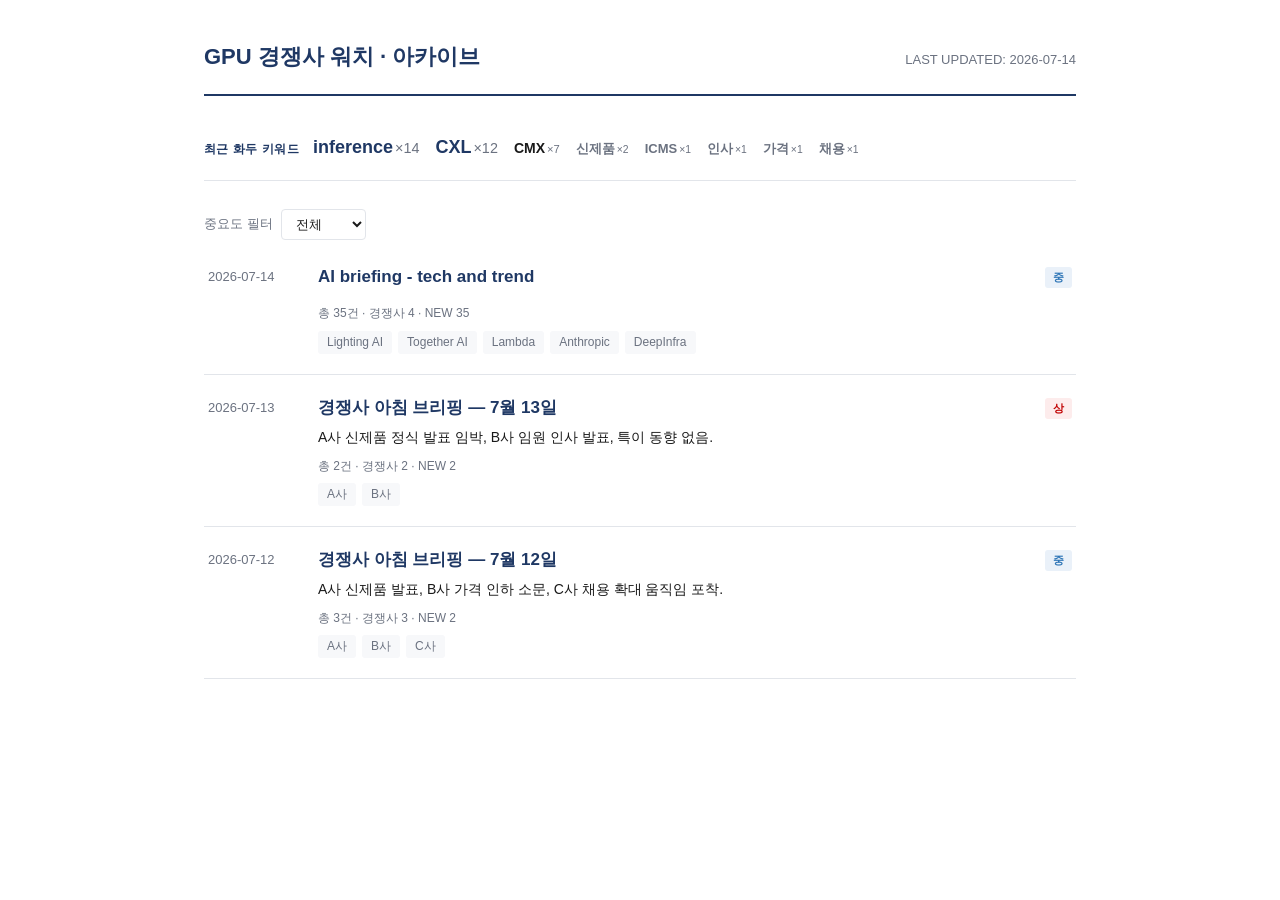
<file: docs/index.html>
<!DOCTYPE html>
<html lang="ko">
<head>
<meta charset="UTF-8" />
<meta name="viewport" content="width=device-width, initial-scale=1.0" />
<title>GPU 경쟁사 워치 · 아카이브</title>
<style>/* ============================================================
   경쟁사 아침 브리핑 — 아카이브 / 대시보드
   에디토리얼 스타일: 네이비·블루 + 레드 포인트, 얇은 구분선, 여백 위계
   ============================================================ */

:root {
  --navy: #1F3864;
  --blue: #2E75B6;
  --red: #C00000;
  --text: #1a1a1a;
  --muted: #6b7280;
  --border: #e2e5ea;
  --bg: #ffffff;
  --bg-subtle: #f7f8fa;
  --high-bg: #fdecec;
  --high-text: #c00000;
  --medium-bg: #eaf1f9;
  --medium-text: #2e75b6;
  --low-bg: #f1f2f4;
  --low-text: #6b7280;
  --sans: "Pretendard", -apple-system, "Apple SD Gothic Neo", "Malgun Gothic", "Segoe UI", sans-serif;
}

* { box-sizing: border-box; }

body {
  margin: 0;
  font-family: var(--sans);
  background: var(--bg);
  color: var(--text);
  line-height: 1.55;
}

.page {
  max-width: 920px;
  margin: 0 auto;
  padding: 40px 24px 80px;
}

a { color: var(--blue); }

/* ---------- 헤더 ---------- */

header.site-header {
  display: flex;
  justify-content: space-between;
  align-items: baseline;
  flex-wrap: wrap;
  gap: 8px;
  margin-bottom: 24px;
  padding-bottom: 20px;
  border-bottom: 2px solid var(--navy);
}

header.site-header h1 {
  font-size: 22px;
  font-weight: 800;
  margin: 0;
  color: var(--navy);
}

header.site-header p {
  margin: 0;
  color: var(--muted);
  font-size: 13px;
}

.back-link {
  display: inline-block;
  margin-bottom: 20px;
  color: var(--blue);
  text-decoration: none;
  font-size: 13px;
  font-weight: 600;
}
.back-link:hover { text-decoration: underline; }

/* ---------- 키워드 티커 ---------- */

.ticker-panel {
  display: flex;
  align-items: baseline;
  gap: 14px;
  flex-wrap: wrap;
  padding: 14px 0 18px;
  margin-bottom: 28px;
  border-bottom: 1px solid var(--border);
}

.ticker-label {
  font-size: 12px;
  font-weight: 700;
  color: var(--navy);
  flex-shrink: 0;
  text-transform: uppercase;
  letter-spacing: 0.04em;
}

.ticker-chips {
  display: flex;
  align-items: baseline;
  gap: 16px;
  flex-wrap: wrap;
}

.ticker-chip { white-space: nowrap; }
.ticker-chip .tk-word { font-weight: 700; }
.ticker-chip .tk-count { color: var(--muted); font-size: 0.8em; margin-left: 2px; }

.ticker-chip.tk-1 { font-size: 13px; color: var(--muted); }
.ticker-chip.tk-2 { font-size: 14px; color: var(--text); }
.ticker-chip.tk-3 { font-size: 16px; color: var(--blue); }
.ticker-chip.tk-4 { font-size: 18px; color: var(--navy); }

/* ---------- 툴바 ---------- */

.toolbar {
  display: flex;
  gap: 8px;
  align-items: center;
  margin-bottom: 20px;
  flex-wrap: wrap;
}

.toolbar label { font-size: 13px; color: var(--muted); }

.toolbar select {
  font-size: 13px;
  padding: 6px 10px;
  border-radius: 4px;
  border: 1px solid var(--border);
  background: var(--bg);
  color: var(--text);
}

/* ---------- 아카이브 목록 ---------- */

.watch-list { display: flex; flex-direction: column; }

.watch-row {
  display: grid;
  grid-template-columns: 92px 1fr auto;
  gap: 18px;
  align-items: start;
  padding: 20px 4px;
  border-bottom: 1px solid var(--border);
  text-decoration: none;
  color: var(--text);
  transition: background 0.1s;
}
.watch-list a.watch-row:first-child { padding-top: 4px; }
.watch-row:hover, .watch-row:focus-visible { background: var(--bg-subtle); outline: none; }

.watch-date { font-size: 13px; color: var(--muted); padding-top: 3px; }

.watch-main .card-title {
  font-size: 17px;
  font-weight: 700;
  margin: 0 0 6px;
  color: var(--navy);
}

.watch-main .card-summary {
  font-size: 14px;
  color: var(--text);
  margin: 0 0 8px;
  display: -webkit-box;
  -webkit-line-clamp: 1;
  -webkit-box-orient: vertical;
  overflow: hidden;
}

.card-metrics {
  font-size: 12px;
  color: var(--muted);
  margin: 0 0 8px;
  font-variant-numeric: tabular-nums;
}

.card-tags { display: flex; gap: 6px; flex-wrap: wrap; }

.tag {
  font-size: 12px;
  background: var(--bg-subtle);
  color: var(--muted);
  padding: 2px 9px;
  border-radius: 3px;
}

.watch-side { display: flex; flex-direction: column; align-items: flex-end; gap: 4px; padding-top: 3px; }

/* ---------- 뱃지 (중요도) ---------- */

.badge {
  display: inline-flex;
  align-items: center;
  gap: 4px;
  font-size: 11px;
  font-weight: 700;
  padding: 2px 8px;
  border-radius: 3px;
}

.badge-high { background: var(--high-bg); color: var(--high-text); }
.badge-medium { background: var(--medium-bg); color: var(--medium-text); }
.badge-low { background: var(--low-bg); color: var(--low-text); }

.empty-state {
  text-align: left;
  color: var(--muted);
  padding: 40px 0;
  font-size: 13px;
}

/* ---------- 브리핑 상세 헤더 ---------- */

.detail-header {
  padding-bottom: 24px;
  margin-bottom: 28px;
  border-bottom: 1px solid var(--border);
}

.detail-header .card-date {
  font-size: 13px;
  color: var(--muted);
  margin-bottom: 10px;
  display: flex;
  gap: 8px;
  align-items: center;
}
.detail-header h2 { margin: 0 0 12px; font-size: 24px; font-weight: 800; color: var(--navy); }
.detail-header .card-summary { font-size: 15px; color: var(--text); margin: 0; }

/* ---------- 대시보드 구역 ---------- */

.dashboard-section {
  padding-top: 32px;
  margin-bottom: 8px;
  border-top: 1px solid var(--border);
}
.dashboard-section:first-of-type { padding-top: 0; border-top: none; }

.section-title {
  font-size: 17px;
  font-weight: 800;
  margin: 0 0 18px;
  padding-left: 12px;
  border-left: 3px solid var(--blue);
  color: var(--navy);
}

.subsection-title {
  font-size: 12px;
  font-weight: 700;
  color: var(--muted);
  text-transform: uppercase;
  letter-spacing: 0.04em;
  margin: 0 0 12px;
}

/* ---------- 통계 타일 ---------- */

.stat-tiles {
  display: flex;
  gap: 0;
  flex-wrap: wrap;
  margin-bottom: 24px;
  border: 1px solid var(--border);
  border-radius: 4px;
  overflow: hidden;
}

.stat-tile {
  flex: 1;
  min-width: 110px;
  padding: 16px 18px;
  border-right: 1px solid var(--border);
}
.stat-tile:last-child { border-right: none; }

.stat-tile .stat-value {
  font-size: 28px;
  font-weight: 800;
  line-height: 1.2;
  color: var(--navy);
  font-variant-numeric: tabular-nums;
}

.stat-tile.stat-tile-alert .stat-value { color: var(--red); }
.stat-tile.stat-tile-positive .stat-value { color: var(--blue); }

.stat-tile .stat-label {
  font-size: 12px;
  color: var(--muted);
  margin-top: 4px;
}

/* ---------- 막대 그래프 ---------- */

.bar-list { display: flex; flex-direction: column; gap: 10px; }

.bar-row {
  display: grid;
  grid-template-columns: 100px 1fr 32px;
  align-items: center;
  gap: 10px;
  font-size: 13px;
}

.bar-label {
  color: var(--text);
  overflow: hidden;
  text-overflow: ellipsis;
  white-space: nowrap;
}

.bar-track {
  background: var(--bg-subtle);
  border-radius: 3px;
  height: 8px;
  overflow: hidden;
}

.bar-fill { height: 100%; background: var(--navy); }
.bar-fill-high { background: var(--red); }
.bar-fill-medium { background: var(--blue); }
.bar-fill-low { background: var(--low-text); }

.bar-value {
  text-align: right;
  color: var(--muted);
  font-variant-numeric: tabular-nums;
}

.dashboard-grid {
  display: grid;
  grid-template-columns: repeat(auto-fit, minmax(260px, 1fr));
  gap: 28px;
  margin-bottom: 4px;
}

.dashboard-card { padding: 0; }

/* ---------- 경쟁사 워치리스트 테이블 ---------- */

.watchlist-table {
  width: 100%;
  border-collapse: collapse;
  font-size: 14px;
  margin-bottom: 4px;
}

.watchlist-table th {
  text-align: left;
  font-size: 11px;
  font-weight: 700;
  color: var(--muted);
  text-transform: uppercase;
  letter-spacing: 0.03em;
  padding: 0 10px 10px;
  border-bottom: 1px solid var(--navy);
}

.watchlist-table td {
  padding: 14px 10px;
  border-bottom: 1px solid var(--border);
  vertical-align: middle;
}

.watchlist-table tr:last-child td { border-bottom: none; }
.watchlist-table tbody tr:hover { background: var(--bg-subtle); }

.wl-name { font-weight: 700; color: var(--navy); }
.wl-count { color: var(--text); font-variant-numeric: tabular-nums; }
.wl-headline { color: var(--text); font-size: 13.5px; }
.wl-headline a { color: var(--text); text-decoration: none; font-weight: 600; }
.wl-headline a:hover { color: var(--blue); }
.wl-headline .wl-date { color: var(--muted); font-size: 12px; margin-left: 6px; }
.wl-empty { color: var(--muted); font-size: 13px; font-style: italic; }

.wl-dist { display: flex; gap: 6px; font-size: 11px; }
.wl-dist span { padding: 1px 6px; border-radius: 3px; }
.wl-dist .d-high { background: var(--high-bg); color: var(--high-text); }
.wl-dist .d-medium { background: var(--medium-bg); color: var(--medium-text); }
.wl-dist .d-low { background: var(--low-bg); color: var(--low-text); }

/* ---------- 핵심 헤드라인 피드 ---------- */

.highlight-list { display: flex; flex-direction: column; }

.highlight-item {
  padding: 16px 0 16px 14px;
  border-bottom: 1px solid var(--border);
  border-left: 2px solid var(--red);
}
.highlight-item:last-child { border-bottom: none; }

.highlight-item .highlight-headline {
  font-weight: 700;
  font-size: 16px;
  margin: 0 0 6px;
  color: var(--navy);
}
.highlight-item .highlight-headline a { color: var(--navy); text-decoration: none; }
.highlight-item .highlight-headline a:hover { color: var(--blue); }

.highlight-item .highlight-byline {
  font-size: 12.5px;
  color: var(--muted);
  margin: 0 0 6px;
}

.highlight-item .highlight-note {
  font-size: 14px;
  color: var(--text);
  margin: 0;
}

/* ---------- 경쟁사별 상세 (드릴다운) ---------- */

.competitor-columns {
  display: grid;
  grid-template-columns: repeat(auto-fit, minmax(260px, 1fr));
  gap: 32px;
  align-items: start;
}

.competitor-column-header {
  font-size: 14px;
  font-weight: 700;
  margin-bottom: 4px;
  padding-bottom: 10px;
  border-bottom: 1px solid var(--navy);
  color: var(--navy);
}

.competitor-count { font-size: 12px; font-weight: 400; color: var(--muted); }

.item-card {
  padding: 14px 0;
  border-bottom: 1px solid var(--border);
}
.competitor-column .item-card:last-child { border-bottom: none; }

.item-headline {
  font-size: 15px;
  font-weight: 700;
  margin: 0 0 4px;
  color: var(--navy);
}
.item-headline a { color: var(--navy); text-decoration: none; }
.item-headline a:hover { color: var(--blue); }

.item-byline {
  font-size: 12.5px;
  color: var(--muted);
  margin: 0 0 6px;
}

.item-note { font-size: 13.5px; color: var(--text); margin: 0; }

.new-badge {
  font-size: 10.5px;
  background: var(--medium-bg);
  color: var(--blue);
  padding: 2px 6px;
  border-radius: 3px;
  font-weight: 700;
}
</style>
</head>
<body>
<div class="page">

    <header class="site-header">
      <h1>GPU 경쟁사 워치 · 아카이브</h1>
      <p>LAST UPDATED: 2026-07-14</p>
    </header>

    
    <div class="ticker-panel">
      <span class="ticker-label">최근 화두 키워드</span>
      <div class="ticker-chips">
    <span class="ticker-chip tk-4"><span class="tk-word">inference</span><span class="tk-count">×14</span></span>
  
    <span class="ticker-chip tk-4"><span class="tk-word">CXL</span><span class="tk-count">×12</span></span>
  
    <span class="ticker-chip tk-2"><span class="tk-word">CMX</span><span class="tk-count">×7</span></span>
  
    <span class="ticker-chip tk-1"><span class="tk-word">신제품</span><span class="tk-count">×2</span></span>
  
    <span class="ticker-chip tk-1"><span class="tk-word">ICMS</span><span class="tk-count">×1</span></span>
  
    <span class="ticker-chip tk-1"><span class="tk-word">인사</span><span class="tk-count">×1</span></span>
  
    <span class="ticker-chip tk-1"><span class="tk-word">가격</span><span class="tk-count">×1</span></span>
  
    <span class="ticker-chip tk-1"><span class="tk-word">채용</span><span class="tk-count">×1</span></span>
  </div>
    </div>
  

    <div class="toolbar">
      <label for="importance-filter">중요도 필터</label>
      <select id="importance-filter">
        <option value="0">전체</option>
        <option value="2">중 이상</option>
        <option value="3">상만</option>
      </select>
    </div>

    <div id="watch-list" class="watch-list">
    <a class="watch-row" href="briefings/2026-07-14.html" data-rank="2">
      <div class="watch-date">2026-07-14</div>
      <div class="watch-main">
        <div class="card-title">AI briefing - tech and trend</div>
        <div class="card-summary"></div>
        <div class="card-metrics">총 35건 · 경쟁사 4 · NEW 35</div>
        <div class="card-tags">
          <span class="tag">Lighting AI</span><span class="tag">Together AI</span><span class="tag">Lambda</span><span class="tag">Anthropic</span><span class="tag">DeepInfra</span>
        </div>
      </div>
      <div class="watch-side"><span class="badge badge-medium">중</span></div>
    </a>
  
    <a class="watch-row" href="briefings/2026-07-13.html" data-rank="3">
      <div class="watch-date">2026-07-13</div>
      <div class="watch-main">
        <div class="card-title">경쟁사 아침 브리핑 — 7월 13일</div>
        <div class="card-summary">A사 신제품 정식 발표 임박, B사 임원 인사 발표, 특이 동향 없음.</div>
        <div class="card-metrics">총 2건 · 경쟁사 2 · NEW 2</div>
        <div class="card-tags">
          <span class="tag">A사</span><span class="tag">B사</span>
        </div>
      </div>
      <div class="watch-side"><span class="badge badge-high">상</span></div>
    </a>
  
    <a class="watch-row" href="briefings/2026-07-12.html" data-rank="2">
      <div class="watch-date">2026-07-12</div>
      <div class="watch-main">
        <div class="card-title">경쟁사 아침 브리핑 — 7월 12일</div>
        <div class="card-summary">A사 신제품 발표, B사 가격 인하 소문, C사 채용 확대 움직임 포착.</div>
        <div class="card-metrics">총 3건 · 경쟁사 3 · NEW 2</div>
        <div class="card-tags">
          <span class="tag">A사</span><span class="tag">B사</span><span class="tag">C사</span>
        </div>
      </div>
      <div class="watch-side"><span class="badge badge-medium">중</span></div>
    </a>
  </div>
    <div id="empty-state" class="empty-state" style="display:none;">아직 브리핑이 없습니다.</div>

    <script>
      document.getElementById("importance-filter").addEventListener("change", function (e) {
        var min = Number(e.target.value);
        document.querySelectorAll("#watch-list .watch-row").forEach(function (row) {
          var rank = Number(row.dataset.rank || 0);
          row.style.display = rank >= min ? "" : "none";
        });
      });
    </script>
  
</div>
</body>
</html>
</file>
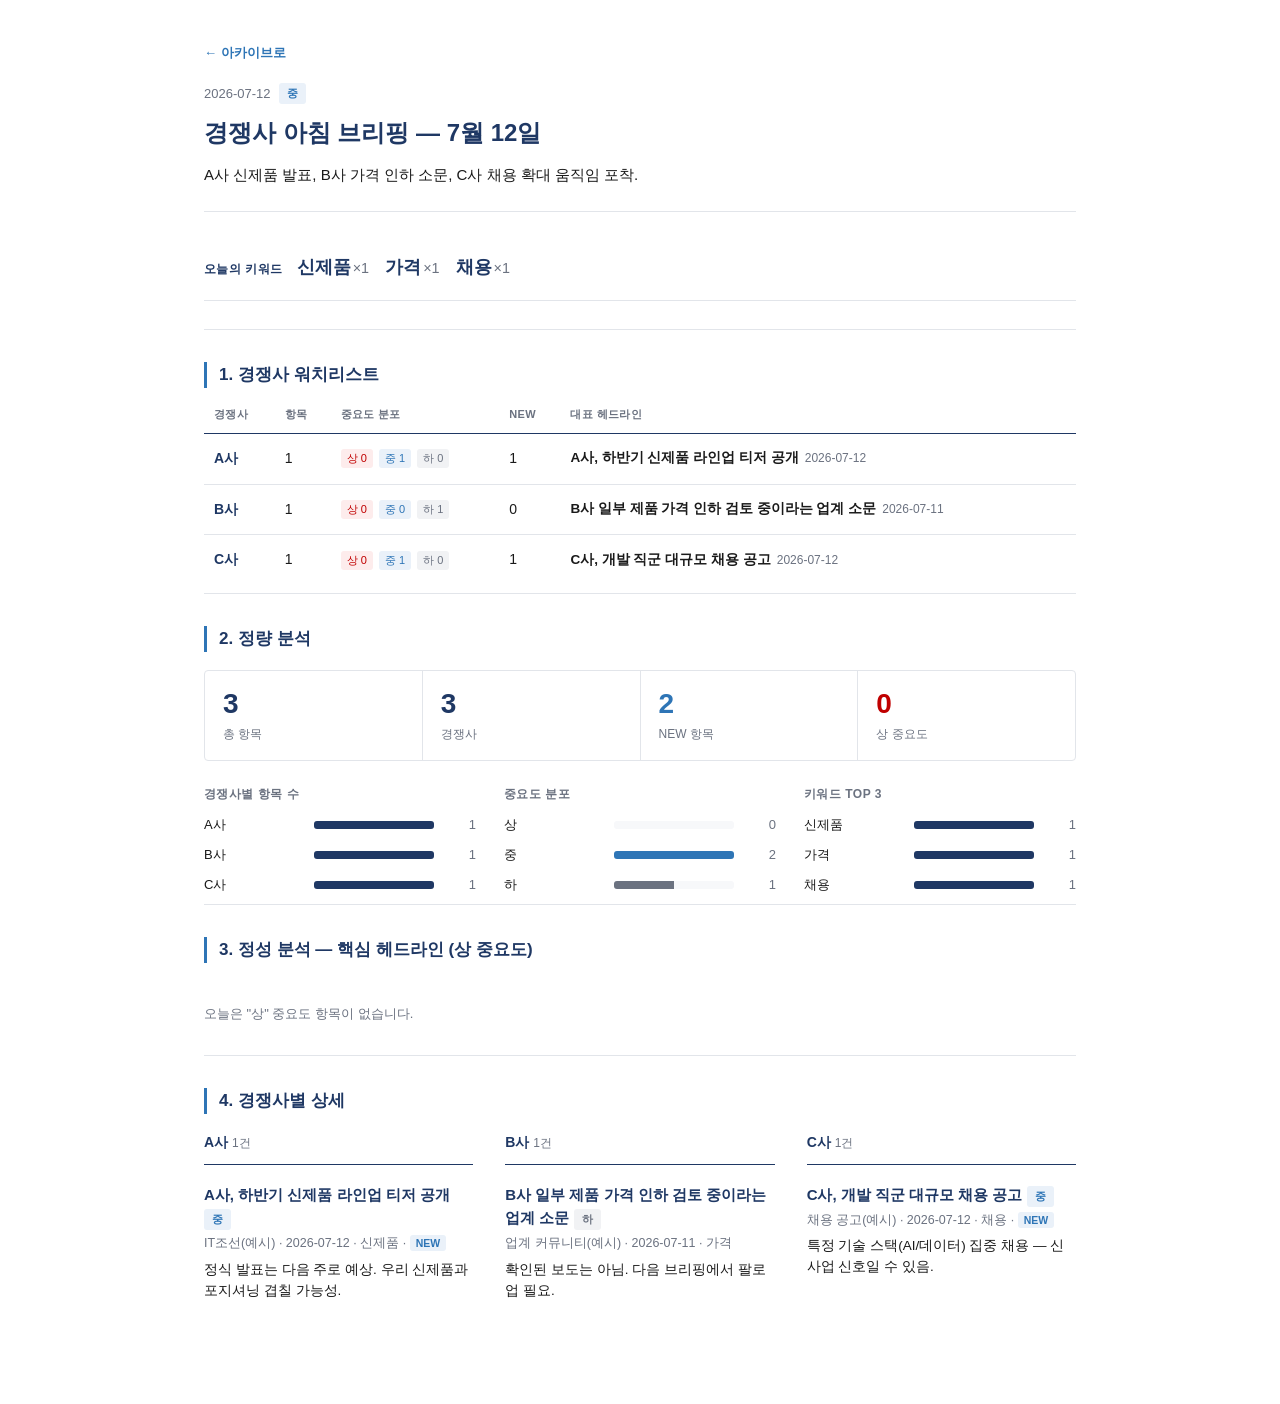
<file: docs/briefings/2026-07-12.html>
<!DOCTYPE html>
<html lang="ko">
<head>
<meta charset="UTF-8" />
<meta name="viewport" content="width=device-width, initial-scale=1.0" />
<title>경쟁사 아침 브리핑 — 7월 12일 — 브리핑</title>
<style>/* ============================================================
   경쟁사 아침 브리핑 — 아카이브 / 대시보드
   에디토리얼 스타일: 네이비·블루 + 레드 포인트, 얇은 구분선, 여백 위계
   ============================================================ */

:root {
  --navy: #1F3864;
  --blue: #2E75B6;
  --red: #C00000;
  --text: #1a1a1a;
  --muted: #6b7280;
  --border: #e2e5ea;
  --bg: #ffffff;
  --bg-subtle: #f7f8fa;
  --high-bg: #fdecec;
  --high-text: #c00000;
  --medium-bg: #eaf1f9;
  --medium-text: #2e75b6;
  --low-bg: #f1f2f4;
  --low-text: #6b7280;
  --sans: "Pretendard", -apple-system, "Apple SD Gothic Neo", "Malgun Gothic", "Segoe UI", sans-serif;
}

* { box-sizing: border-box; }

body {
  margin: 0;
  font-family: var(--sans);
  background: var(--bg);
  color: var(--text);
  line-height: 1.55;
}

.page {
  max-width: 920px;
  margin: 0 auto;
  padding: 40px 24px 80px;
}

a { color: var(--blue); }

/* ---------- 헤더 ---------- */

header.site-header {
  display: flex;
  justify-content: space-between;
  align-items: baseline;
  flex-wrap: wrap;
  gap: 8px;
  margin-bottom: 24px;
  padding-bottom: 20px;
  border-bottom: 2px solid var(--navy);
}

header.site-header h1 {
  font-size: 22px;
  font-weight: 800;
  margin: 0;
  color: var(--navy);
}

header.site-header p {
  margin: 0;
  color: var(--muted);
  font-size: 13px;
}

.back-link {
  display: inline-block;
  margin-bottom: 20px;
  color: var(--blue);
  text-decoration: none;
  font-size: 13px;
  font-weight: 600;
}
.back-link:hover { text-decoration: underline; }

/* ---------- 키워드 티커 ---------- */

.ticker-panel {
  display: flex;
  align-items: baseline;
  gap: 14px;
  flex-wrap: wrap;
  padding: 14px 0 18px;
  margin-bottom: 28px;
  border-bottom: 1px solid var(--border);
}

.ticker-label {
  font-size: 12px;
  font-weight: 700;
  color: var(--navy);
  flex-shrink: 0;
  text-transform: uppercase;
  letter-spacing: 0.04em;
}

.ticker-chips {
  display: flex;
  align-items: baseline;
  gap: 16px;
  flex-wrap: wrap;
}

.ticker-chip { white-space: nowrap; }
.ticker-chip .tk-word { font-weight: 700; }
.ticker-chip .tk-count { color: var(--muted); font-size: 0.8em; margin-left: 2px; }

.ticker-chip.tk-1 { font-size: 13px; color: var(--muted); }
.ticker-chip.tk-2 { font-size: 14px; color: var(--text); }
.ticker-chip.tk-3 { font-size: 16px; color: var(--blue); }
.ticker-chip.tk-4 { font-size: 18px; color: var(--navy); }

/* ---------- 툴바 ---------- */

.toolbar {
  display: flex;
  gap: 8px;
  align-items: center;
  margin-bottom: 20px;
  flex-wrap: wrap;
}

.toolbar label { font-size: 13px; color: var(--muted); }

.toolbar select {
  font-size: 13px;
  padding: 6px 10px;
  border-radius: 4px;
  border: 1px solid var(--border);
  background: var(--bg);
  color: var(--text);
}

/* ---------- 아카이브 목록 ---------- */

.watch-list { display: flex; flex-direction: column; }

.watch-row {
  display: grid;
  grid-template-columns: 92px 1fr auto;
  gap: 18px;
  align-items: start;
  padding: 20px 4px;
  border-bottom: 1px solid var(--border);
  text-decoration: none;
  color: var(--text);
  transition: background 0.1s;
}
.watch-list a.watch-row:first-child { padding-top: 4px; }
.watch-row:hover, .watch-row:focus-visible { background: var(--bg-subtle); outline: none; }

.watch-date { font-size: 13px; color: var(--muted); padding-top: 3px; }

.watch-main .card-title {
  font-size: 17px;
  font-weight: 700;
  margin: 0 0 6px;
  color: var(--navy);
}

.watch-main .card-summary {
  font-size: 14px;
  color: var(--text);
  margin: 0 0 8px;
  display: -webkit-box;
  -webkit-line-clamp: 1;
  -webkit-box-orient: vertical;
  overflow: hidden;
}

.card-metrics {
  font-size: 12px;
  color: var(--muted);
  margin: 0 0 8px;
  font-variant-numeric: tabular-nums;
}

.card-tags { display: flex; gap: 6px; flex-wrap: wrap; }

.tag {
  font-size: 12px;
  background: var(--bg-subtle);
  color: var(--muted);
  padding: 2px 9px;
  border-radius: 3px;
}

.watch-side { display: flex; flex-direction: column; align-items: flex-end; gap: 4px; padding-top: 3px; }

/* ---------- 뱃지 (중요도) ---------- */

.badge {
  display: inline-flex;
  align-items: center;
  gap: 4px;
  font-size: 11px;
  font-weight: 700;
  padding: 2px 8px;
  border-radius: 3px;
}

.badge-high { background: var(--high-bg); color: var(--high-text); }
.badge-medium { background: var(--medium-bg); color: var(--medium-text); }
.badge-low { background: var(--low-bg); color: var(--low-text); }

.empty-state {
  text-align: left;
  color: var(--muted);
  padding: 40px 0;
  font-size: 13px;
}

/* ---------- 브리핑 상세 헤더 ---------- */

.detail-header {
  padding-bottom: 24px;
  margin-bottom: 28px;
  border-bottom: 1px solid var(--border);
}

.detail-header .card-date {
  font-size: 13px;
  color: var(--muted);
  margin-bottom: 10px;
  display: flex;
  gap: 8px;
  align-items: center;
}
.detail-header h2 { margin: 0 0 12px; font-size: 24px; font-weight: 800; color: var(--navy); }
.detail-header .card-summary { font-size: 15px; color: var(--text); margin: 0; }

/* ---------- 대시보드 구역 ---------- */

.dashboard-section {
  padding-top: 32px;
  margin-bottom: 8px;
  border-top: 1px solid var(--border);
}
.dashboard-section:first-of-type { padding-top: 0; border-top: none; }

.section-title {
  font-size: 17px;
  font-weight: 800;
  margin: 0 0 18px;
  padding-left: 12px;
  border-left: 3px solid var(--blue);
  color: var(--navy);
}

.subsection-title {
  font-size: 12px;
  font-weight: 700;
  color: var(--muted);
  text-transform: uppercase;
  letter-spacing: 0.04em;
  margin: 0 0 12px;
}

/* ---------- 통계 타일 ---------- */

.stat-tiles {
  display: flex;
  gap: 0;
  flex-wrap: wrap;
  margin-bottom: 24px;
  border: 1px solid var(--border);
  border-radius: 4px;
  overflow: hidden;
}

.stat-tile {
  flex: 1;
  min-width: 110px;
  padding: 16px 18px;
  border-right: 1px solid var(--border);
}
.stat-tile:last-child { border-right: none; }

.stat-tile .stat-value {
  font-size: 28px;
  font-weight: 800;
  line-height: 1.2;
  color: var(--navy);
  font-variant-numeric: tabular-nums;
}

.stat-tile.stat-tile-alert .stat-value { color: var(--red); }
.stat-tile.stat-tile-positive .stat-value { color: var(--blue); }

.stat-tile .stat-label {
  font-size: 12px;
  color: var(--muted);
  margin-top: 4px;
}

/* ---------- 막대 그래프 ---------- */

.bar-list { display: flex; flex-direction: column; gap: 10px; }

.bar-row {
  display: grid;
  grid-template-columns: 100px 1fr 32px;
  align-items: center;
  gap: 10px;
  font-size: 13px;
}

.bar-label {
  color: var(--text);
  overflow: hidden;
  text-overflow: ellipsis;
  white-space: nowrap;
}

.bar-track {
  background: var(--bg-subtle);
  border-radius: 3px;
  height: 8px;
  overflow: hidden;
}

.bar-fill { height: 100%; background: var(--navy); }
.bar-fill-high { background: var(--red); }
.bar-fill-medium { background: var(--blue); }
.bar-fill-low { background: var(--low-text); }

.bar-value {
  text-align: right;
  color: var(--muted);
  font-variant-numeric: tabular-nums;
}

.dashboard-grid {
  display: grid;
  grid-template-columns: repeat(auto-fit, minmax(260px, 1fr));
  gap: 28px;
  margin-bottom: 4px;
}

.dashboard-card { padding: 0; }

/* ---------- 경쟁사 워치리스트 테이블 ---------- */

.watchlist-table {
  width: 100%;
  border-collapse: collapse;
  font-size: 14px;
  margin-bottom: 4px;
}

.watchlist-table th {
  text-align: left;
  font-size: 11px;
  font-weight: 700;
  color: var(--muted);
  text-transform: uppercase;
  letter-spacing: 0.03em;
  padding: 0 10px 10px;
  border-bottom: 1px solid var(--navy);
}

.watchlist-table td {
  padding: 14px 10px;
  border-bottom: 1px solid var(--border);
  vertical-align: middle;
}

.watchlist-table tr:last-child td { border-bottom: none; }
.watchlist-table tbody tr:hover { background: var(--bg-subtle); }

.wl-name { font-weight: 700; color: var(--navy); }
.wl-count { color: var(--text); font-variant-numeric: tabular-nums; }
.wl-headline { color: var(--text); font-size: 13.5px; }
.wl-headline a { color: var(--text); text-decoration: none; font-weight: 600; }
.wl-headline a:hover { color: var(--blue); }
.wl-headline .wl-date { color: var(--muted); font-size: 12px; margin-left: 6px; }
.wl-empty { color: var(--muted); font-size: 13px; font-style: italic; }

.wl-dist { display: flex; gap: 6px; font-size: 11px; }
.wl-dist span { padding: 1px 6px; border-radius: 3px; }
.wl-dist .d-high { background: var(--high-bg); color: var(--high-text); }
.wl-dist .d-medium { background: var(--medium-bg); color: var(--medium-text); }
.wl-dist .d-low { background: var(--low-bg); color: var(--low-text); }

/* ---------- 핵심 헤드라인 피드 ---------- */

.highlight-list { display: flex; flex-direction: column; }

.highlight-item {
  padding: 16px 0 16px 14px;
  border-bottom: 1px solid var(--border);
  border-left: 2px solid var(--red);
}
.highlight-item:last-child { border-bottom: none; }

.highlight-item .highlight-headline {
  font-weight: 700;
  font-size: 16px;
  margin: 0 0 6px;
  color: var(--navy);
}
.highlight-item .highlight-headline a { color: var(--navy); text-decoration: none; }
.highlight-item .highlight-headline a:hover { color: var(--blue); }

.highlight-item .highlight-byline {
  font-size: 12.5px;
  color: var(--muted);
  margin: 0 0 6px;
}

.highlight-item .highlight-note {
  font-size: 14px;
  color: var(--text);
  margin: 0;
}

/* ---------- 경쟁사별 상세 (드릴다운) ---------- */

.competitor-columns {
  display: grid;
  grid-template-columns: repeat(auto-fit, minmax(260px, 1fr));
  gap: 32px;
  align-items: start;
}

.competitor-column-header {
  font-size: 14px;
  font-weight: 700;
  margin-bottom: 4px;
  padding-bottom: 10px;
  border-bottom: 1px solid var(--navy);
  color: var(--navy);
}

.competitor-count { font-size: 12px; font-weight: 400; color: var(--muted); }

.item-card {
  padding: 14px 0;
  border-bottom: 1px solid var(--border);
}
.competitor-column .item-card:last-child { border-bottom: none; }

.item-headline {
  font-size: 15px;
  font-weight: 700;
  margin: 0 0 4px;
  color: var(--navy);
}
.item-headline a { color: var(--navy); text-decoration: none; }
.item-headline a:hover { color: var(--blue); }

.item-byline {
  font-size: 12.5px;
  color: var(--muted);
  margin: 0 0 6px;
}

.item-note { font-size: 13.5px; color: var(--text); margin: 0; }

.new-badge {
  font-size: 10.5px;
  background: var(--medium-bg);
  color: var(--blue);
  padding: 2px 6px;
  border-radius: 3px;
  font-weight: 700;
}
</style>
</head>
<body>
<div class="page">

    <a class="back-link" href="../index.html">← 아카이브로</a>
    <div class="detail-header">
      <div class="card-date">2026-07-12 <span class="badge badge-medium">중</span></div>
      <h2>경쟁사 아침 브리핑 — 7월 12일</h2>
      <p class="card-summary">A사 신제품 발표, B사 가격 인하 소문, C사 채용 확대 움직임 포착.</p>
    </div>

    
    <div class="ticker-panel">
      <span class="ticker-label">오늘의 키워드</span>
      <div class="ticker-chips">
    <span class="ticker-chip tk-4"><span class="tk-word">신제품</span><span class="tk-count">×1</span></span>
  
    <span class="ticker-chip tk-4"><span class="tk-word">가격</span><span class="tk-count">×1</span></span>
  
    <span class="ticker-chip tk-4"><span class="tk-word">채용</span><span class="tk-count">×1</span></span>
  </div>
    </div>
  

    <div class="dashboard-section">
      <h3 class="section-title">1. 경쟁사 워치리스트</h3>
      
    <table class="watchlist-table">
      <thead>
        <tr><th>경쟁사</th><th>항목</th><th>중요도 분포</th><th>NEW</th><th>대표 헤드라인</th></tr>
      </thead>
      <tbody>
      <tr>
        <td class="wl-name">A사</td>
        <td class="wl-count">1</td>
        <td>
          <div class="wl-dist">
            <span class="d-high">상 0</span>
            <span class="d-medium">중 1</span>
            <span class="d-low">하 0</span>
          </div>
        </td>
        <td class="wl-count">1</td>
        <td class="wl-headline"><a href="https://example.com/news/a-teaser" target="_blank" rel="noopener">A사, 하반기 신제품 라인업 티저 공개</a><span class="wl-date">2026-07-12</span></td>
      </tr>
    
      <tr>
        <td class="wl-name">B사</td>
        <td class="wl-count">1</td>
        <td>
          <div class="wl-dist">
            <span class="d-high">상 0</span>
            <span class="d-medium">중 0</span>
            <span class="d-low">하 1</span>
          </div>
        </td>
        <td class="wl-count">0</td>
        <td class="wl-headline"><a href="https://example.com/news/b-price-rumor" target="_blank" rel="noopener">B사 일부 제품 가격 인하 검토 중이라는 업계 소문</a><span class="wl-date">2026-07-11</span></td>
      </tr>
    
      <tr>
        <td class="wl-name">C사</td>
        <td class="wl-count">1</td>
        <td>
          <div class="wl-dist">
            <span class="d-high">상 0</span>
            <span class="d-medium">중 1</span>
            <span class="d-low">하 0</span>
          </div>
        </td>
        <td class="wl-count">1</td>
        <td class="wl-headline"><a href="https://example.com/news/c-hiring" target="_blank" rel="noopener">C사, 개발 직군 대규모 채용 공고</a><span class="wl-date">2026-07-12</span></td>
      </tr>
    </tbody>
    </table>
  
    </div>

    <div class="dashboard-section">
      <h3 class="section-title">2. 정량 분석</h3>
      <div class="stat-tiles">
        <div class="stat-tile"><div class="stat-value">3</div><div class="stat-label">총 항목</div></div>
        <div class="stat-tile"><div class="stat-value">3</div><div class="stat-label">경쟁사</div></div>
        <div class="stat-tile stat-tile-positive"><div class="stat-value">2</div><div class="stat-label">NEW 항목</div></div>
        <div class="stat-tile stat-tile-alert"><div class="stat-value">0</div><div class="stat-label">상 중요도</div></div>
      </div>
      <div class="dashboard-grid">
        <div class="dashboard-card">
          <h4 class="subsection-title">경쟁사별 항목 수</h4>
          <div class="bar-list">
      <div class="bar-row">
        <div class="bar-label" title="A사">A사</div>
        <div class="bar-track"><div class="bar-fill " style="width:100%"></div></div>
        <div class="bar-value">1</div>
      </div>
    
      <div class="bar-row">
        <div class="bar-label" title="B사">B사</div>
        <div class="bar-track"><div class="bar-fill " style="width:100%"></div></div>
        <div class="bar-value">1</div>
      </div>
    
      <div class="bar-row">
        <div class="bar-label" title="C사">C사</div>
        <div class="bar-track"><div class="bar-fill " style="width:100%"></div></div>
        <div class="bar-value">1</div>
      </div>
    </div>
        </div>
        <div class="dashboard-card">
          <h4 class="subsection-title">중요도 분포</h4>
          <div class="bar-list">
      <div class="bar-row">
        <div class="bar-label" title="상">상</div>
        <div class="bar-track"><div class="bar-fill bar-fill-high" style="width:0%"></div></div>
        <div class="bar-value">0</div>
      </div>
    
      <div class="bar-row">
        <div class="bar-label" title="중">중</div>
        <div class="bar-track"><div class="bar-fill bar-fill-medium" style="width:100%"></div></div>
        <div class="bar-value">2</div>
      </div>
    
      <div class="bar-row">
        <div class="bar-label" title="하">하</div>
        <div class="bar-track"><div class="bar-fill bar-fill-low" style="width:50%"></div></div>
        <div class="bar-value">1</div>
      </div>
    </div>
        </div>
        <div class="dashboard-card">
          <h4 class="subsection-title">키워드 TOP 3</h4>
          <div class="bar-list">
      <div class="bar-row">
        <div class="bar-label" title="신제품">신제품</div>
        <div class="bar-track"><div class="bar-fill " style="width:100%"></div></div>
        <div class="bar-value">1</div>
      </div>
    
      <div class="bar-row">
        <div class="bar-label" title="가격">가격</div>
        <div class="bar-track"><div class="bar-fill " style="width:100%"></div></div>
        <div class="bar-value">1</div>
      </div>
    
      <div class="bar-row">
        <div class="bar-label" title="채용">채용</div>
        <div class="bar-track"><div class="bar-fill " style="width:100%"></div></div>
        <div class="bar-value">1</div>
      </div>
    </div>
        </div>
      </div>
    </div>

    <div class="dashboard-section">
      <h3 class="section-title">3. 정성 분석 — 핵심 헤드라인 (상 중요도)</h3>
      <div class="highlight-list"><p class="empty-state" style="padding:10px 0;">오늘은 "상" 중요도 항목이 없습니다.</p></div>
    </div>

    <div class="dashboard-section">
      <h3 class="section-title">4. 경쟁사별 상세</h3>
      <div class="competitor-columns">
    <div class="competitor-column">
      <div class="competitor-column-header">
        A사
        <span class="competitor-count">1건</span>
      </div>
      
    <div class="item-card">
      <p class="item-headline"><a href="https://example.com/news/a-teaser" target="_blank" rel="noopener">A사, 하반기 신제품 라인업 티저 공개</a> <span class="badge badge-medium">중</span></p>
      <p class="item-byline">
        IT조선(예시) · 2026-07-12 · 신제품
         · <span class="new-badge">NEW</span>
      </p>
      <p class="item-note">정식 발표는 다음 주로 예상. 우리 신제품과 포지셔닝 겹칠 가능성.</p>
    </div>
  
    </div>
  
    <div class="competitor-column">
      <div class="competitor-column-header">
        B사
        <span class="competitor-count">1건</span>
      </div>
      
    <div class="item-card">
      <p class="item-headline"><a href="https://example.com/news/b-price-rumor" target="_blank" rel="noopener">B사 일부 제품 가격 인하 검토 중이라는 업계 소문</a> <span class="badge badge-low">하</span></p>
      <p class="item-byline">
        업계 커뮤니티(예시) · 2026-07-11 · 가격
        
      </p>
      <p class="item-note">확인된 보도는 아님. 다음 브리핑에서 팔로업 필요.</p>
    </div>
  
    </div>
  
    <div class="competitor-column">
      <div class="competitor-column-header">
        C사
        <span class="competitor-count">1건</span>
      </div>
      
    <div class="item-card">
      <p class="item-headline"><a href="https://example.com/news/c-hiring" target="_blank" rel="noopener">C사, 개발 직군 대규모 채용 공고</a> <span class="badge badge-medium">중</span></p>
      <p class="item-byline">
        채용 공고(예시) · 2026-07-12 · 채용
         · <span class="new-badge">NEW</span>
      </p>
      <p class="item-note">특정 기술 스택(AI/데이터) 집중 채용 — 신사업 신호일 수 있음.</p>
    </div>
  
    </div>
  </div>
    </div>
  
</div>
</body>
</html>
</file>
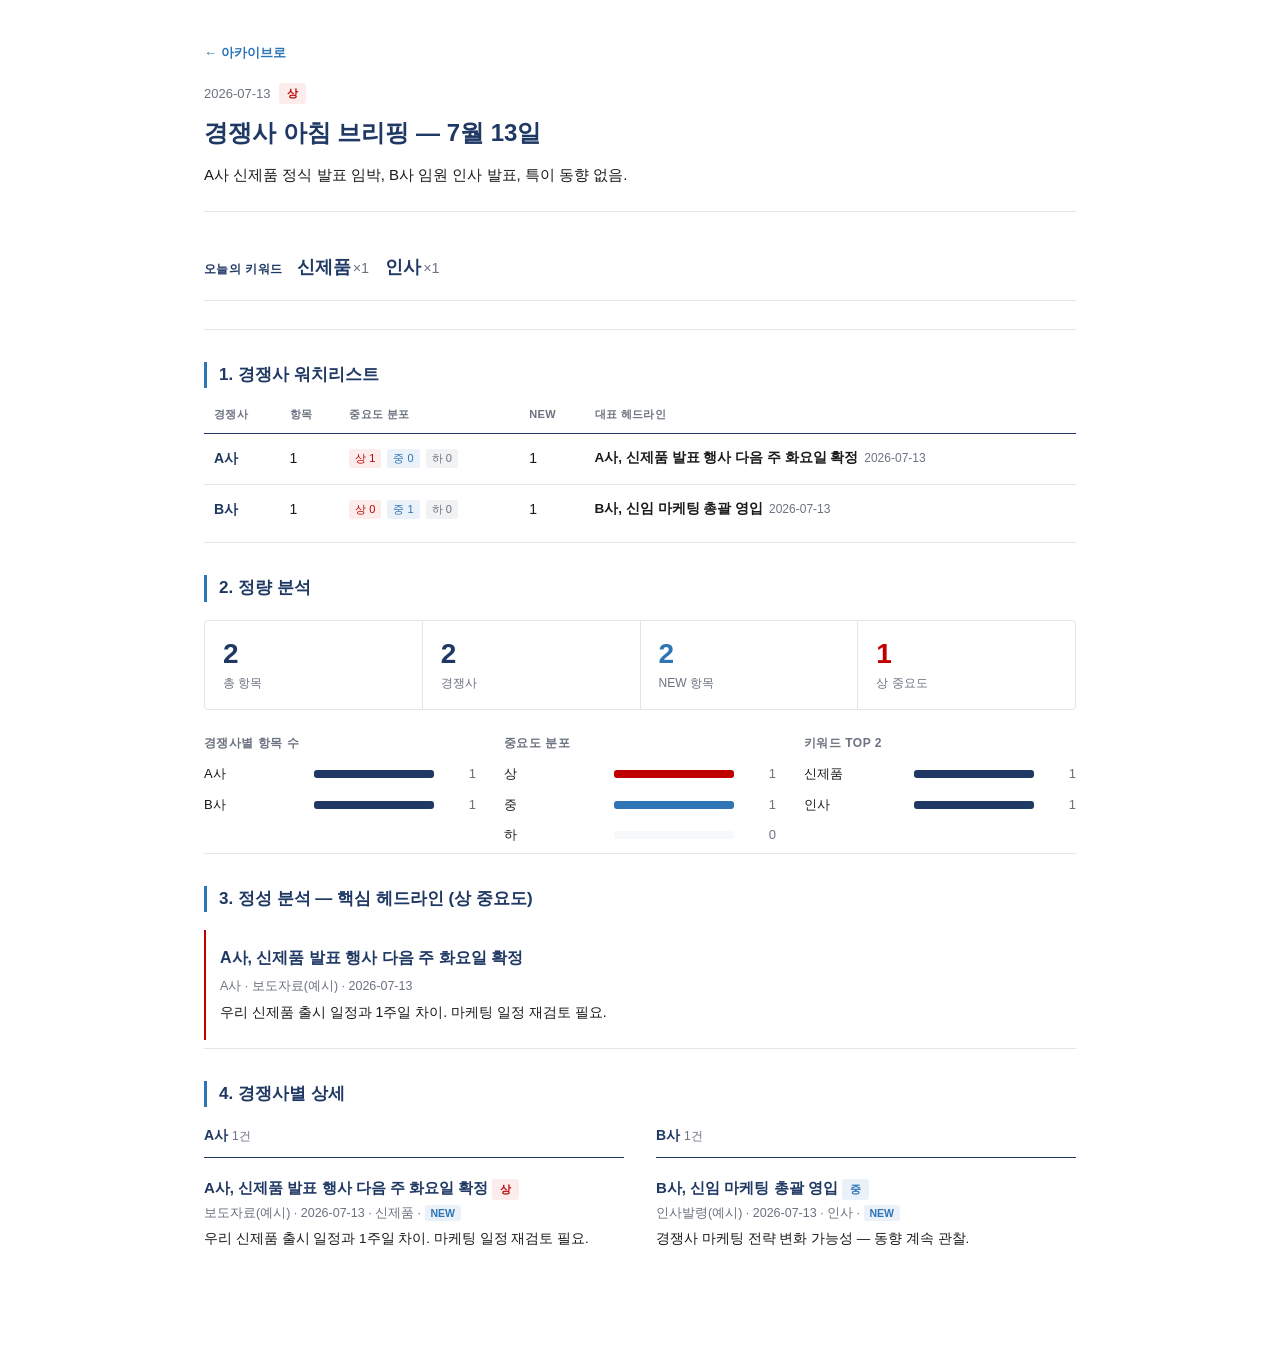
<file: docs/briefings/2026-07-13.html>
<!DOCTYPE html>
<html lang="ko">
<head>
<meta charset="UTF-8" />
<meta name="viewport" content="width=device-width, initial-scale=1.0" />
<title>경쟁사 아침 브리핑 — 7월 13일 — 브리핑</title>
<style>/* ============================================================
   경쟁사 아침 브리핑 — 아카이브 / 대시보드
   에디토리얼 스타일: 네이비·블루 + 레드 포인트, 얇은 구분선, 여백 위계
   ============================================================ */

:root {
  --navy: #1F3864;
  --blue: #2E75B6;
  --red: #C00000;
  --text: #1a1a1a;
  --muted: #6b7280;
  --border: #e2e5ea;
  --bg: #ffffff;
  --bg-subtle: #f7f8fa;
  --high-bg: #fdecec;
  --high-text: #c00000;
  --medium-bg: #eaf1f9;
  --medium-text: #2e75b6;
  --low-bg: #f1f2f4;
  --low-text: #6b7280;
  --sans: "Pretendard", -apple-system, "Apple SD Gothic Neo", "Malgun Gothic", "Segoe UI", sans-serif;
}

* { box-sizing: border-box; }

body {
  margin: 0;
  font-family: var(--sans);
  background: var(--bg);
  color: var(--text);
  line-height: 1.55;
}

.page {
  max-width: 920px;
  margin: 0 auto;
  padding: 40px 24px 80px;
}

a { color: var(--blue); }

/* ---------- 헤더 ---------- */

header.site-header {
  display: flex;
  justify-content: space-between;
  align-items: baseline;
  flex-wrap: wrap;
  gap: 8px;
  margin-bottom: 24px;
  padding-bottom: 20px;
  border-bottom: 2px solid var(--navy);
}

header.site-header h1 {
  font-size: 22px;
  font-weight: 800;
  margin: 0;
  color: var(--navy);
}

header.site-header p {
  margin: 0;
  color: var(--muted);
  font-size: 13px;
}

.back-link {
  display: inline-block;
  margin-bottom: 20px;
  color: var(--blue);
  text-decoration: none;
  font-size: 13px;
  font-weight: 600;
}
.back-link:hover { text-decoration: underline; }

/* ---------- 키워드 티커 ---------- */

.ticker-panel {
  display: flex;
  align-items: baseline;
  gap: 14px;
  flex-wrap: wrap;
  padding: 14px 0 18px;
  margin-bottom: 28px;
  border-bottom: 1px solid var(--border);
}

.ticker-label {
  font-size: 12px;
  font-weight: 700;
  color: var(--navy);
  flex-shrink: 0;
  text-transform: uppercase;
  letter-spacing: 0.04em;
}

.ticker-chips {
  display: flex;
  align-items: baseline;
  gap: 16px;
  flex-wrap: wrap;
}

.ticker-chip { white-space: nowrap; }
.ticker-chip .tk-word { font-weight: 700; }
.ticker-chip .tk-count { color: var(--muted); font-size: 0.8em; margin-left: 2px; }

.ticker-chip.tk-1 { font-size: 13px; color: var(--muted); }
.ticker-chip.tk-2 { font-size: 14px; color: var(--text); }
.ticker-chip.tk-3 { font-size: 16px; color: var(--blue); }
.ticker-chip.tk-4 { font-size: 18px; color: var(--navy); }

/* ---------- 툴바 ---------- */

.toolbar {
  display: flex;
  gap: 8px;
  align-items: center;
  margin-bottom: 20px;
  flex-wrap: wrap;
}

.toolbar label { font-size: 13px; color: var(--muted); }

.toolbar select {
  font-size: 13px;
  padding: 6px 10px;
  border-radius: 4px;
  border: 1px solid var(--border);
  background: var(--bg);
  color: var(--text);
}

/* ---------- 아카이브 목록 ---------- */

.watch-list { display: flex; flex-direction: column; }

.watch-row {
  display: grid;
  grid-template-columns: 92px 1fr auto;
  gap: 18px;
  align-items: start;
  padding: 20px 4px;
  border-bottom: 1px solid var(--border);
  text-decoration: none;
  color: var(--text);
  transition: background 0.1s;
}
.watch-list a.watch-row:first-child { padding-top: 4px; }
.watch-row:hover, .watch-row:focus-visible { background: var(--bg-subtle); outline: none; }

.watch-date { font-size: 13px; color: var(--muted); padding-top: 3px; }

.watch-main .card-title {
  font-size: 17px;
  font-weight: 700;
  margin: 0 0 6px;
  color: var(--navy);
}

.watch-main .card-summary {
  font-size: 14px;
  color: var(--text);
  margin: 0 0 8px;
  display: -webkit-box;
  -webkit-line-clamp: 1;
  -webkit-box-orient: vertical;
  overflow: hidden;
}

.card-metrics {
  font-size: 12px;
  color: var(--muted);
  margin: 0 0 8px;
  font-variant-numeric: tabular-nums;
}

.card-tags { display: flex; gap: 6px; flex-wrap: wrap; }

.tag {
  font-size: 12px;
  background: var(--bg-subtle);
  color: var(--muted);
  padding: 2px 9px;
  border-radius: 3px;
}

.watch-side { display: flex; flex-direction: column; align-items: flex-end; gap: 4px; padding-top: 3px; }

/* ---------- 뱃지 (중요도) ---------- */

.badge {
  display: inline-flex;
  align-items: center;
  gap: 4px;
  font-size: 11px;
  font-weight: 700;
  padding: 2px 8px;
  border-radius: 3px;
}

.badge-high { background: var(--high-bg); color: var(--high-text); }
.badge-medium { background: var(--medium-bg); color: var(--medium-text); }
.badge-low { background: var(--low-bg); color: var(--low-text); }

.empty-state {
  text-align: left;
  color: var(--muted);
  padding: 40px 0;
  font-size: 13px;
}

/* ---------- 브리핑 상세 헤더 ---------- */

.detail-header {
  padding-bottom: 24px;
  margin-bottom: 28px;
  border-bottom: 1px solid var(--border);
}

.detail-header .card-date {
  font-size: 13px;
  color: var(--muted);
  margin-bottom: 10px;
  display: flex;
  gap: 8px;
  align-items: center;
}
.detail-header h2 { margin: 0 0 12px; font-size: 24px; font-weight: 800; color: var(--navy); }
.detail-header .card-summary { font-size: 15px; color: var(--text); margin: 0; }

/* ---------- 대시보드 구역 ---------- */

.dashboard-section {
  padding-top: 32px;
  margin-bottom: 8px;
  border-top: 1px solid var(--border);
}
.dashboard-section:first-of-type { padding-top: 0; border-top: none; }

.section-title {
  font-size: 17px;
  font-weight: 800;
  margin: 0 0 18px;
  padding-left: 12px;
  border-left: 3px solid var(--blue);
  color: var(--navy);
}

.subsection-title {
  font-size: 12px;
  font-weight: 700;
  color: var(--muted);
  text-transform: uppercase;
  letter-spacing: 0.04em;
  margin: 0 0 12px;
}

/* ---------- 통계 타일 ---------- */

.stat-tiles {
  display: flex;
  gap: 0;
  flex-wrap: wrap;
  margin-bottom: 24px;
  border: 1px solid var(--border);
  border-radius: 4px;
  overflow: hidden;
}

.stat-tile {
  flex: 1;
  min-width: 110px;
  padding: 16px 18px;
  border-right: 1px solid var(--border);
}
.stat-tile:last-child { border-right: none; }

.stat-tile .stat-value {
  font-size: 28px;
  font-weight: 800;
  line-height: 1.2;
  color: var(--navy);
  font-variant-numeric: tabular-nums;
}

.stat-tile.stat-tile-alert .stat-value { color: var(--red); }
.stat-tile.stat-tile-positive .stat-value { color: var(--blue); }

.stat-tile .stat-label {
  font-size: 12px;
  color: var(--muted);
  margin-top: 4px;
}

/* ---------- 막대 그래프 ---------- */

.bar-list { display: flex; flex-direction: column; gap: 10px; }

.bar-row {
  display: grid;
  grid-template-columns: 100px 1fr 32px;
  align-items: center;
  gap: 10px;
  font-size: 13px;
}

.bar-label {
  color: var(--text);
  overflow: hidden;
  text-overflow: ellipsis;
  white-space: nowrap;
}

.bar-track {
  background: var(--bg-subtle);
  border-radius: 3px;
  height: 8px;
  overflow: hidden;
}

.bar-fill { height: 100%; background: var(--navy); }
.bar-fill-high { background: var(--red); }
.bar-fill-medium { background: var(--blue); }
.bar-fill-low { background: var(--low-text); }

.bar-value {
  text-align: right;
  color: var(--muted);
  font-variant-numeric: tabular-nums;
}

.dashboard-grid {
  display: grid;
  grid-template-columns: repeat(auto-fit, minmax(260px, 1fr));
  gap: 28px;
  margin-bottom: 4px;
}

.dashboard-card { padding: 0; }

/* ---------- 경쟁사 워치리스트 테이블 ---------- */

.watchlist-table {
  width: 100%;
  border-collapse: collapse;
  font-size: 14px;
  margin-bottom: 4px;
}

.watchlist-table th {
  text-align: left;
  font-size: 11px;
  font-weight: 700;
  color: var(--muted);
  text-transform: uppercase;
  letter-spacing: 0.03em;
  padding: 0 10px 10px;
  border-bottom: 1px solid var(--navy);
}

.watchlist-table td {
  padding: 14px 10px;
  border-bottom: 1px solid var(--border);
  vertical-align: middle;
}

.watchlist-table tr:last-child td { border-bottom: none; }
.watchlist-table tbody tr:hover { background: var(--bg-subtle); }

.wl-name { font-weight: 700; color: var(--navy); }
.wl-count { color: var(--text); font-variant-numeric: tabular-nums; }
.wl-headline { color: var(--text); font-size: 13.5px; }
.wl-headline a { color: var(--text); text-decoration: none; font-weight: 600; }
.wl-headline a:hover { color: var(--blue); }
.wl-headline .wl-date { color: var(--muted); font-size: 12px; margin-left: 6px; }
.wl-empty { color: var(--muted); font-size: 13px; font-style: italic; }

.wl-dist { display: flex; gap: 6px; font-size: 11px; }
.wl-dist span { padding: 1px 6px; border-radius: 3px; }
.wl-dist .d-high { background: var(--high-bg); color: var(--high-text); }
.wl-dist .d-medium { background: var(--medium-bg); color: var(--medium-text); }
.wl-dist .d-low { background: var(--low-bg); color: var(--low-text); }

/* ---------- 핵심 헤드라인 피드 ---------- */

.highlight-list { display: flex; flex-direction: column; }

.highlight-item {
  padding: 16px 0 16px 14px;
  border-bottom: 1px solid var(--border);
  border-left: 2px solid var(--red);
}
.highlight-item:last-child { border-bottom: none; }

.highlight-item .highlight-headline {
  font-weight: 700;
  font-size: 16px;
  margin: 0 0 6px;
  color: var(--navy);
}
.highlight-item .highlight-headline a { color: var(--navy); text-decoration: none; }
.highlight-item .highlight-headline a:hover { color: var(--blue); }

.highlight-item .highlight-byline {
  font-size: 12.5px;
  color: var(--muted);
  margin: 0 0 6px;
}

.highlight-item .highlight-note {
  font-size: 14px;
  color: var(--text);
  margin: 0;
}

/* ---------- 경쟁사별 상세 (드릴다운) ---------- */

.competitor-columns {
  display: grid;
  grid-template-columns: repeat(auto-fit, minmax(260px, 1fr));
  gap: 32px;
  align-items: start;
}

.competitor-column-header {
  font-size: 14px;
  font-weight: 700;
  margin-bottom: 4px;
  padding-bottom: 10px;
  border-bottom: 1px solid var(--navy);
  color: var(--navy);
}

.competitor-count { font-size: 12px; font-weight: 400; color: var(--muted); }

.item-card {
  padding: 14px 0;
  border-bottom: 1px solid var(--border);
}
.competitor-column .item-card:last-child { border-bottom: none; }

.item-headline {
  font-size: 15px;
  font-weight: 700;
  margin: 0 0 4px;
  color: var(--navy);
}
.item-headline a { color: var(--navy); text-decoration: none; }
.item-headline a:hover { color: var(--blue); }

.item-byline {
  font-size: 12.5px;
  color: var(--muted);
  margin: 0 0 6px;
}

.item-note { font-size: 13.5px; color: var(--text); margin: 0; }

.new-badge {
  font-size: 10.5px;
  background: var(--medium-bg);
  color: var(--blue);
  padding: 2px 6px;
  border-radius: 3px;
  font-weight: 700;
}
</style>
</head>
<body>
<div class="page">

    <a class="back-link" href="../index.html">← 아카이브로</a>
    <div class="detail-header">
      <div class="card-date">2026-07-13 <span class="badge badge-high">상</span></div>
      <h2>경쟁사 아침 브리핑 — 7월 13일</h2>
      <p class="card-summary">A사 신제품 정식 발표 임박, B사 임원 인사 발표, 특이 동향 없음.</p>
    </div>

    
    <div class="ticker-panel">
      <span class="ticker-label">오늘의 키워드</span>
      <div class="ticker-chips">
    <span class="ticker-chip tk-4"><span class="tk-word">신제품</span><span class="tk-count">×1</span></span>
  
    <span class="ticker-chip tk-4"><span class="tk-word">인사</span><span class="tk-count">×1</span></span>
  </div>
    </div>
  

    <div class="dashboard-section">
      <h3 class="section-title">1. 경쟁사 워치리스트</h3>
      
    <table class="watchlist-table">
      <thead>
        <tr><th>경쟁사</th><th>항목</th><th>중요도 분포</th><th>NEW</th><th>대표 헤드라인</th></tr>
      </thead>
      <tbody>
      <tr>
        <td class="wl-name">A사</td>
        <td class="wl-count">1</td>
        <td>
          <div class="wl-dist">
            <span class="d-high">상 1</span>
            <span class="d-medium">중 0</span>
            <span class="d-low">하 0</span>
          </div>
        </td>
        <td class="wl-count">1</td>
        <td class="wl-headline"><a href="https://example.com/news/a-launch-date" target="_blank" rel="noopener">A사, 신제품 발표 행사 다음 주 화요일 확정</a><span class="wl-date">2026-07-13</span></td>
      </tr>
    
      <tr>
        <td class="wl-name">B사</td>
        <td class="wl-count">1</td>
        <td>
          <div class="wl-dist">
            <span class="d-high">상 0</span>
            <span class="d-medium">중 1</span>
            <span class="d-low">하 0</span>
          </div>
        </td>
        <td class="wl-count">1</td>
        <td class="wl-headline"><a href="https://example.com/news/b-exec-hire" target="_blank" rel="noopener">B사, 신임 마케팅 총괄 영입</a><span class="wl-date">2026-07-13</span></td>
      </tr>
    </tbody>
    </table>
  
    </div>

    <div class="dashboard-section">
      <h3 class="section-title">2. 정량 분석</h3>
      <div class="stat-tiles">
        <div class="stat-tile"><div class="stat-value">2</div><div class="stat-label">총 항목</div></div>
        <div class="stat-tile"><div class="stat-value">2</div><div class="stat-label">경쟁사</div></div>
        <div class="stat-tile stat-tile-positive"><div class="stat-value">2</div><div class="stat-label">NEW 항목</div></div>
        <div class="stat-tile stat-tile-alert"><div class="stat-value">1</div><div class="stat-label">상 중요도</div></div>
      </div>
      <div class="dashboard-grid">
        <div class="dashboard-card">
          <h4 class="subsection-title">경쟁사별 항목 수</h4>
          <div class="bar-list">
      <div class="bar-row">
        <div class="bar-label" title="A사">A사</div>
        <div class="bar-track"><div class="bar-fill " style="width:100%"></div></div>
        <div class="bar-value">1</div>
      </div>
    
      <div class="bar-row">
        <div class="bar-label" title="B사">B사</div>
        <div class="bar-track"><div class="bar-fill " style="width:100%"></div></div>
        <div class="bar-value">1</div>
      </div>
    </div>
        </div>
        <div class="dashboard-card">
          <h4 class="subsection-title">중요도 분포</h4>
          <div class="bar-list">
      <div class="bar-row">
        <div class="bar-label" title="상">상</div>
        <div class="bar-track"><div class="bar-fill bar-fill-high" style="width:100%"></div></div>
        <div class="bar-value">1</div>
      </div>
    
      <div class="bar-row">
        <div class="bar-label" title="중">중</div>
        <div class="bar-track"><div class="bar-fill bar-fill-medium" style="width:100%"></div></div>
        <div class="bar-value">1</div>
      </div>
    
      <div class="bar-row">
        <div class="bar-label" title="하">하</div>
        <div class="bar-track"><div class="bar-fill bar-fill-low" style="width:0%"></div></div>
        <div class="bar-value">0</div>
      </div>
    </div>
        </div>
        <div class="dashboard-card">
          <h4 class="subsection-title">키워드 TOP 2</h4>
          <div class="bar-list">
      <div class="bar-row">
        <div class="bar-label" title="신제품">신제품</div>
        <div class="bar-track"><div class="bar-fill " style="width:100%"></div></div>
        <div class="bar-value">1</div>
      </div>
    
      <div class="bar-row">
        <div class="bar-label" title="인사">인사</div>
        <div class="bar-track"><div class="bar-fill " style="width:100%"></div></div>
        <div class="bar-value">1</div>
      </div>
    </div>
        </div>
      </div>
    </div>

    <div class="dashboard-section">
      <h3 class="section-title">3. 정성 분석 — 핵심 헤드라인 (상 중요도)</h3>
      <div class="highlight-list">
          <div class="highlight-item">
            <p class="highlight-headline"><a href="https://example.com/news/a-launch-date" target="_blank" rel="noopener">A사, 신제품 발표 행사 다음 주 화요일 확정</a></p>
            <p class="highlight-byline">
              A사 · 보도자료(예시) · 2026-07-13
            </p>
            <p class="highlight-note">우리 신제품 출시 일정과 1주일 차이. 마케팅 일정 재검토 필요.</p>
          </div>
        </div>
    </div>

    <div class="dashboard-section">
      <h3 class="section-title">4. 경쟁사별 상세</h3>
      <div class="competitor-columns">
    <div class="competitor-column">
      <div class="competitor-column-header">
        A사
        <span class="competitor-count">1건</span>
      </div>
      
    <div class="item-card">
      <p class="item-headline"><a href="https://example.com/news/a-launch-date" target="_blank" rel="noopener">A사, 신제품 발표 행사 다음 주 화요일 확정</a> <span class="badge badge-high">상</span></p>
      <p class="item-byline">
        보도자료(예시) · 2026-07-13 · 신제품
         · <span class="new-badge">NEW</span>
      </p>
      <p class="item-note">우리 신제품 출시 일정과 1주일 차이. 마케팅 일정 재검토 필요.</p>
    </div>
  
    </div>
  
    <div class="competitor-column">
      <div class="competitor-column-header">
        B사
        <span class="competitor-count">1건</span>
      </div>
      
    <div class="item-card">
      <p class="item-headline"><a href="https://example.com/news/b-exec-hire" target="_blank" rel="noopener">B사, 신임 마케팅 총괄 영입</a> <span class="badge badge-medium">중</span></p>
      <p class="item-byline">
        인사발령(예시) · 2026-07-13 · 인사
         · <span class="new-badge">NEW</span>
      </p>
      <p class="item-note">경쟁사 마케팅 전략 변화 가능성 — 동향 계속 관찰.</p>
    </div>
  
    </div>
  </div>
    </div>
  
</div>
</body>
</html>
</file>
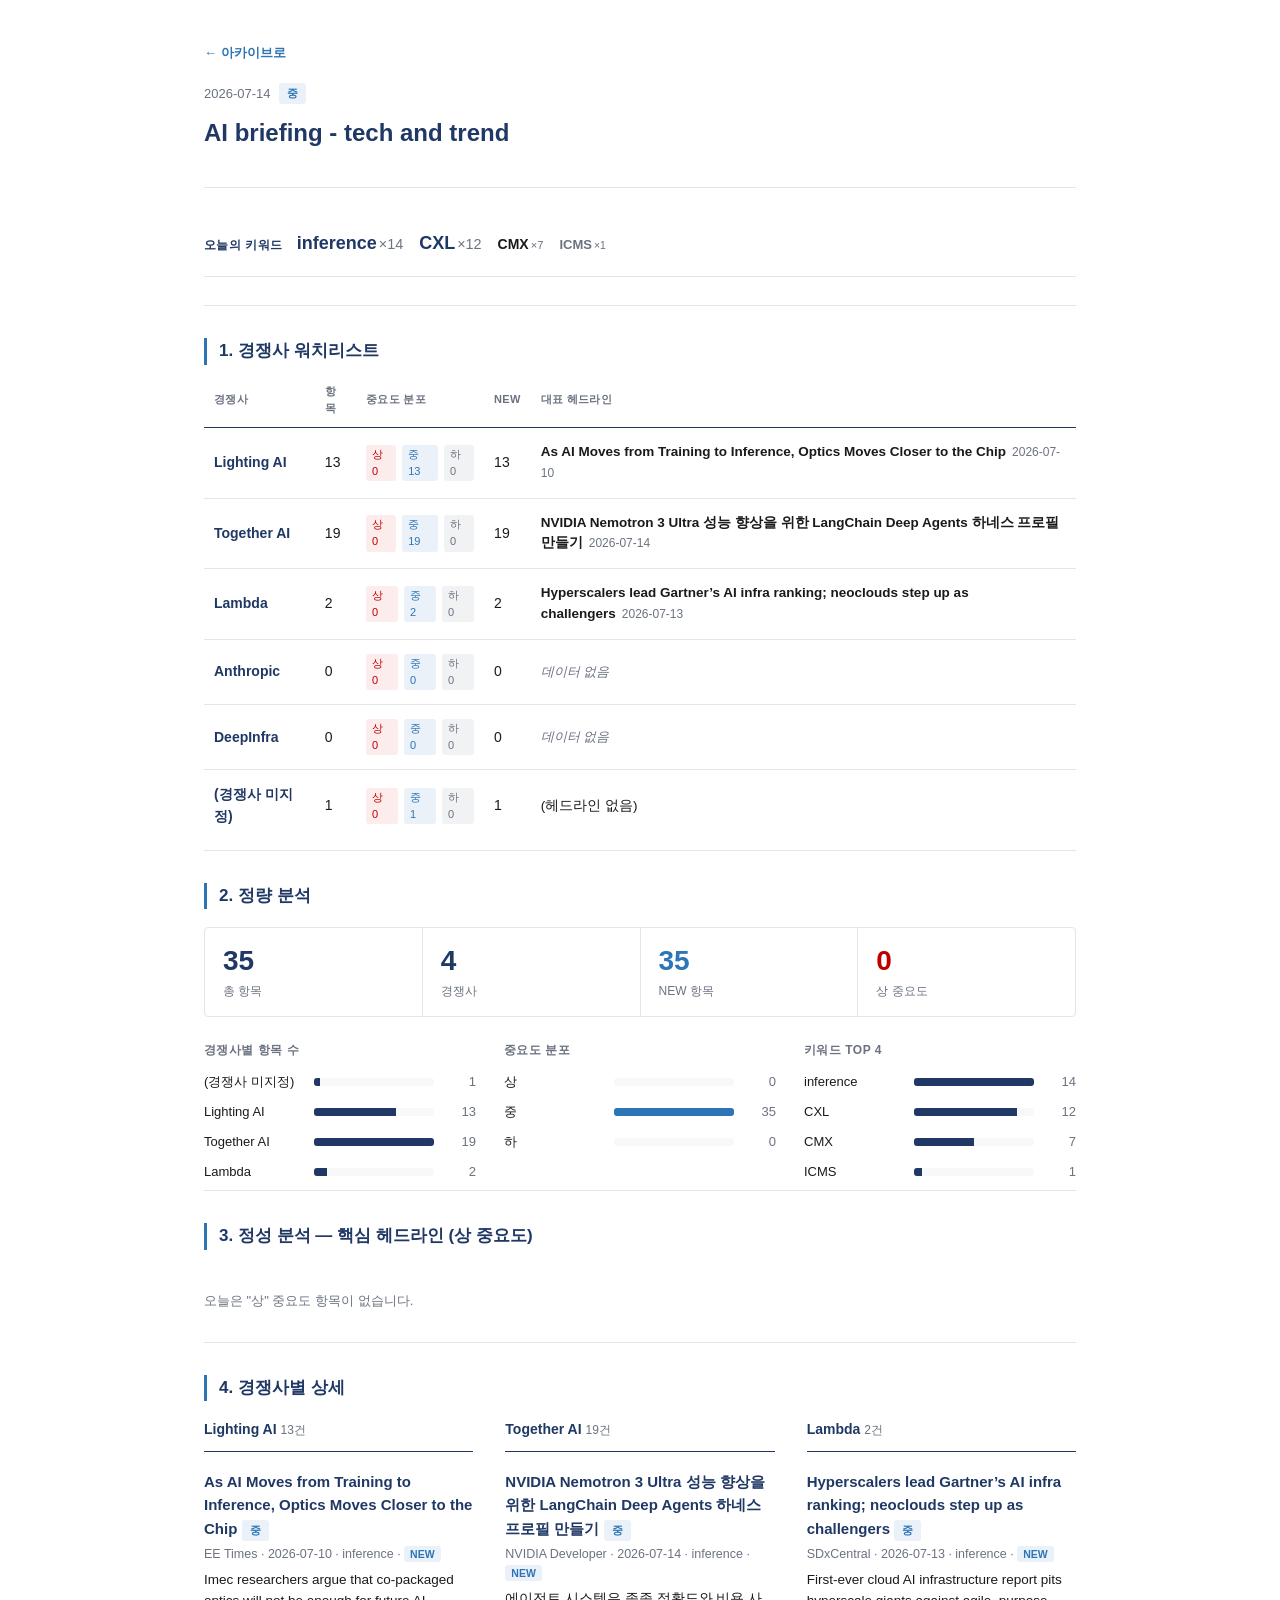
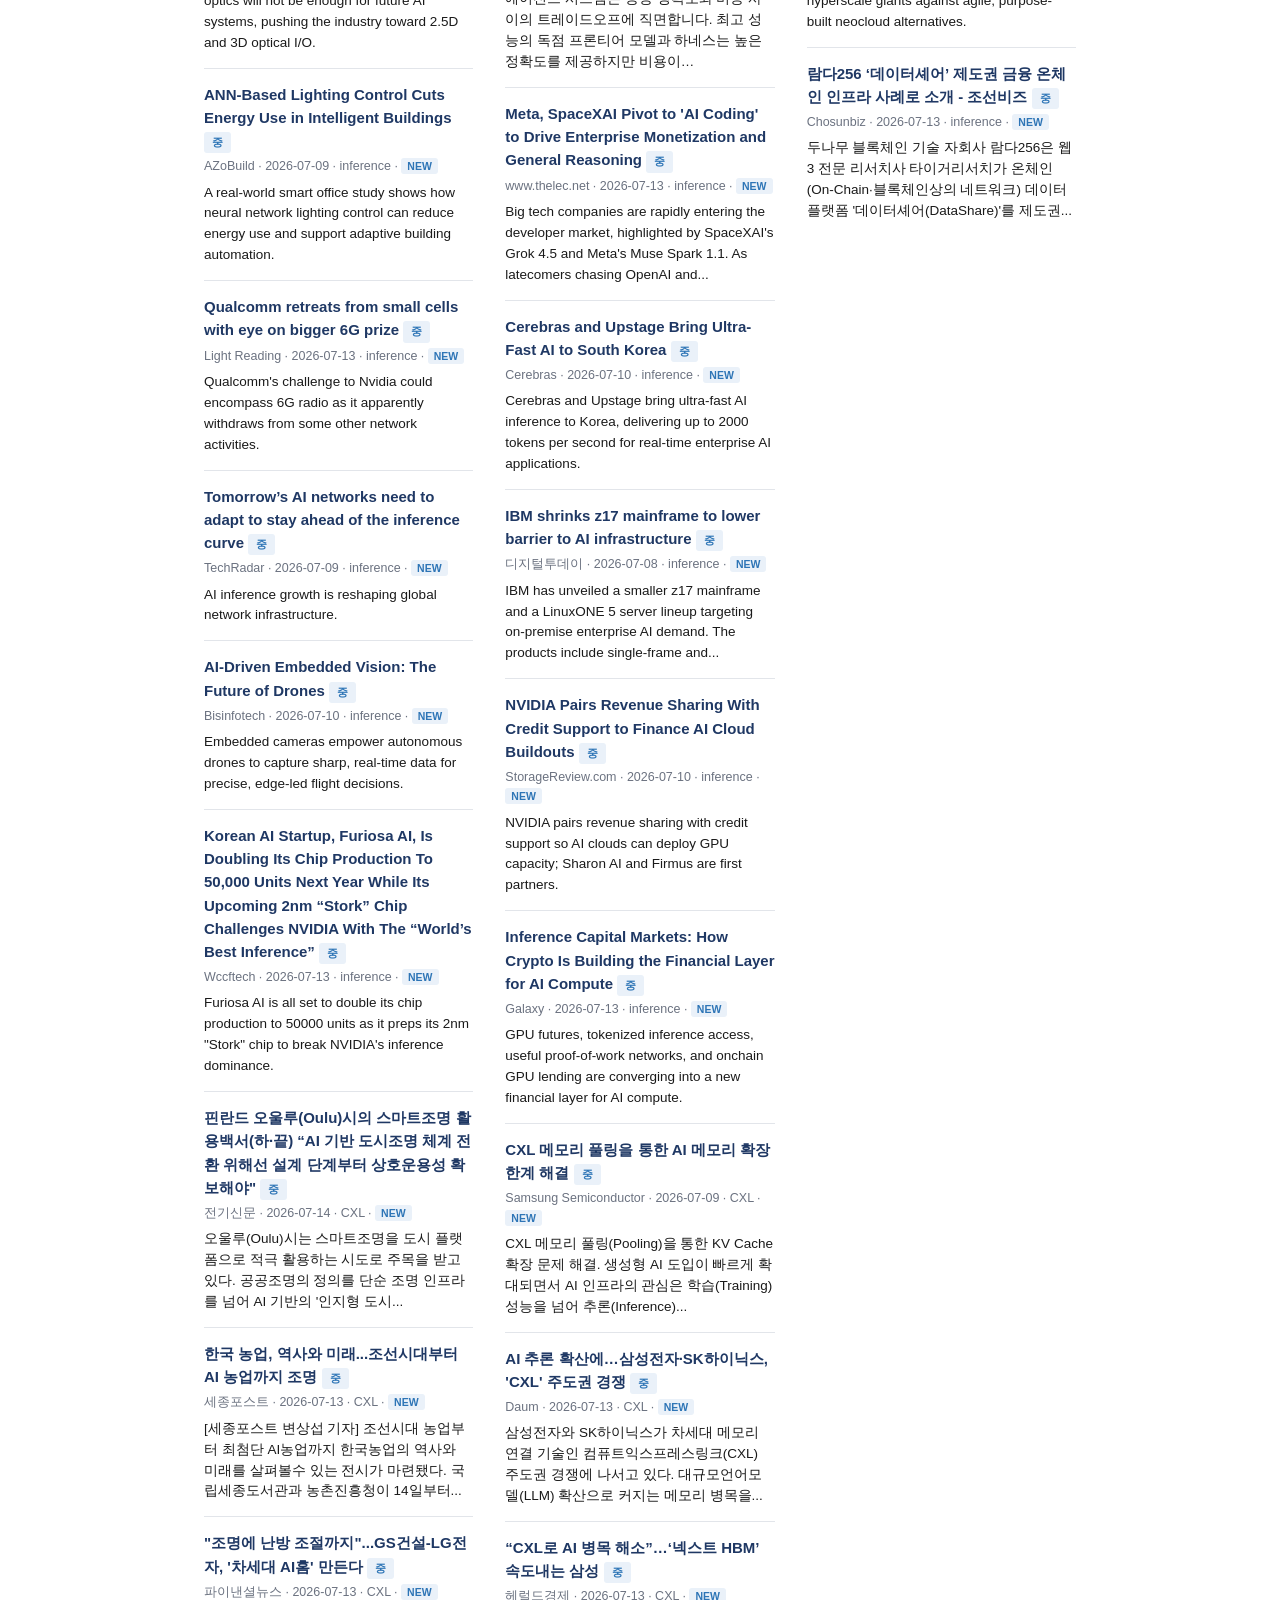
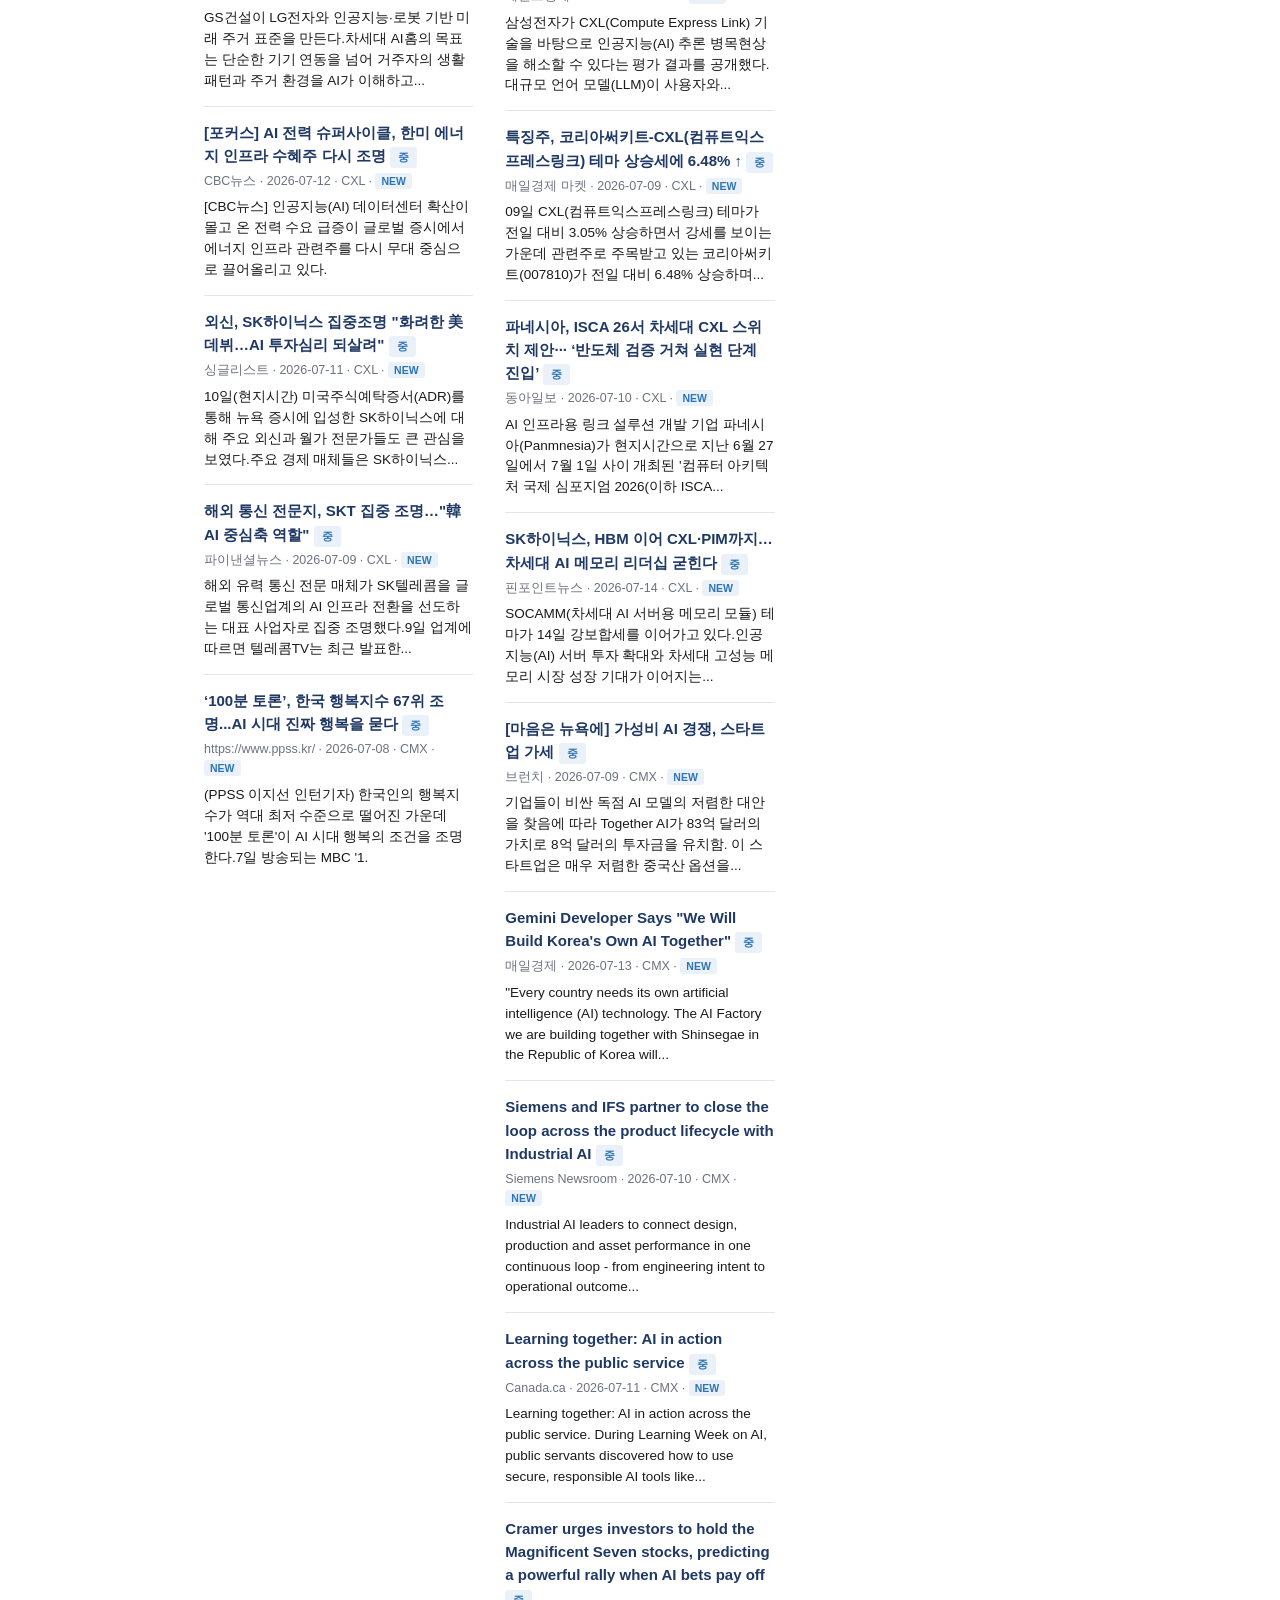
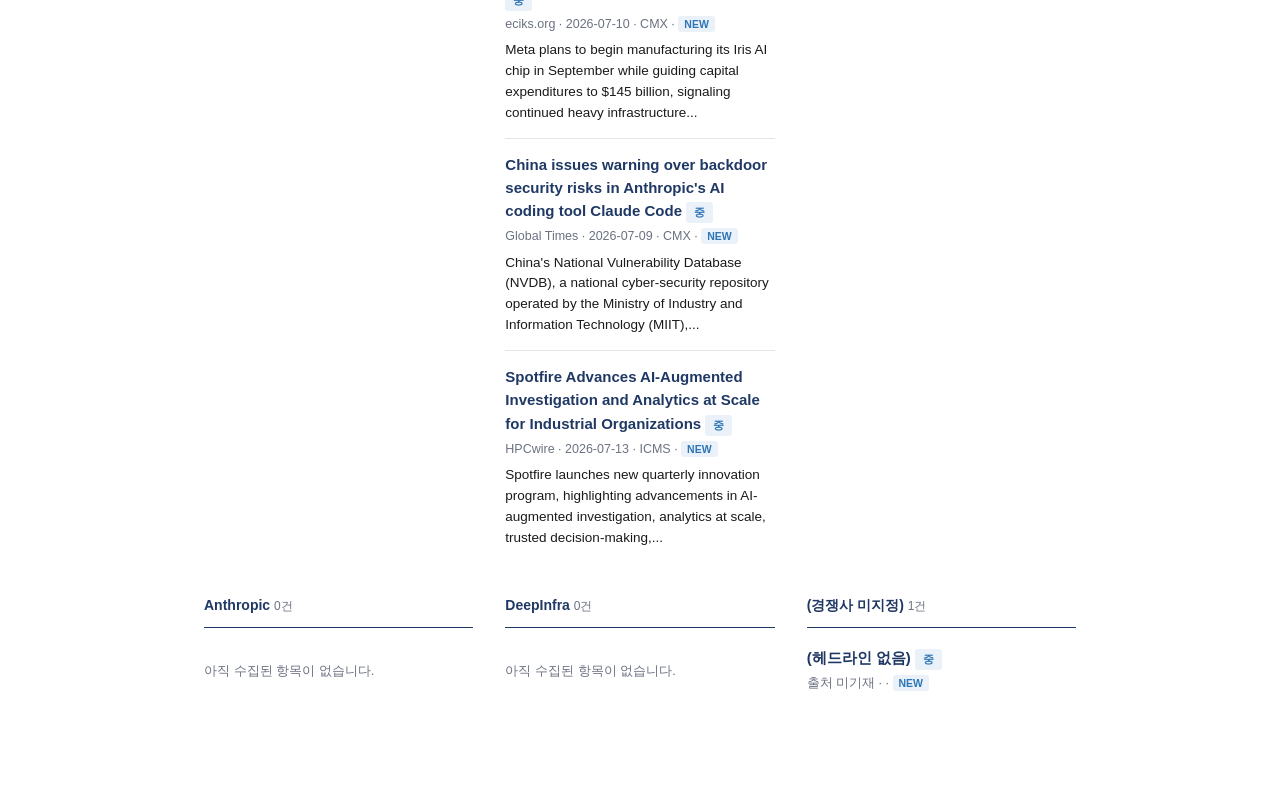
<file: docs/briefings/2026-07-14.html>
<!DOCTYPE html>
<html lang="ko">
<head>
<meta charset="UTF-8" />
<meta name="viewport" content="width=device-width, initial-scale=1.0" />
<title>AI briefing - tech and trend — 브리핑</title>
<style>/* ============================================================
   경쟁사 아침 브리핑 — 아카이브 / 대시보드
   에디토리얼 스타일: 네이비·블루 + 레드 포인트, 얇은 구분선, 여백 위계
   ============================================================ */

:root {
  --navy: #1F3864;
  --blue: #2E75B6;
  --red: #C00000;
  --text: #1a1a1a;
  --muted: #6b7280;
  --border: #e2e5ea;
  --bg: #ffffff;
  --bg-subtle: #f7f8fa;
  --high-bg: #fdecec;
  --high-text: #c00000;
  --medium-bg: #eaf1f9;
  --medium-text: #2e75b6;
  --low-bg: #f1f2f4;
  --low-text: #6b7280;
  --sans: "Pretendard", -apple-system, "Apple SD Gothic Neo", "Malgun Gothic", "Segoe UI", sans-serif;
}

* { box-sizing: border-box; }

body {
  margin: 0;
  font-family: var(--sans);
  background: var(--bg);
  color: var(--text);
  line-height: 1.55;
}

.page {
  max-width: 920px;
  margin: 0 auto;
  padding: 40px 24px 80px;
}

a { color: var(--blue); }

/* ---------- 헤더 ---------- */

header.site-header {
  display: flex;
  justify-content: space-between;
  align-items: baseline;
  flex-wrap: wrap;
  gap: 8px;
  margin-bottom: 24px;
  padding-bottom: 20px;
  border-bottom: 2px solid var(--navy);
}

header.site-header h1 {
  font-size: 22px;
  font-weight: 800;
  margin: 0;
  color: var(--navy);
}

header.site-header p {
  margin: 0;
  color: var(--muted);
  font-size: 13px;
}

.back-link {
  display: inline-block;
  margin-bottom: 20px;
  color: var(--blue);
  text-decoration: none;
  font-size: 13px;
  font-weight: 600;
}
.back-link:hover { text-decoration: underline; }

/* ---------- 키워드 티커 ---------- */

.ticker-panel {
  display: flex;
  align-items: baseline;
  gap: 14px;
  flex-wrap: wrap;
  padding: 14px 0 18px;
  margin-bottom: 28px;
  border-bottom: 1px solid var(--border);
}

.ticker-label {
  font-size: 12px;
  font-weight: 700;
  color: var(--navy);
  flex-shrink: 0;
  text-transform: uppercase;
  letter-spacing: 0.04em;
}

.ticker-chips {
  display: flex;
  align-items: baseline;
  gap: 16px;
  flex-wrap: wrap;
}

.ticker-chip { white-space: nowrap; }
.ticker-chip .tk-word { font-weight: 700; }
.ticker-chip .tk-count { color: var(--muted); font-size: 0.8em; margin-left: 2px; }

.ticker-chip.tk-1 { font-size: 13px; color: var(--muted); }
.ticker-chip.tk-2 { font-size: 14px; color: var(--text); }
.ticker-chip.tk-3 { font-size: 16px; color: var(--blue); }
.ticker-chip.tk-4 { font-size: 18px; color: var(--navy); }

/* ---------- 툴바 ---------- */

.toolbar {
  display: flex;
  gap: 8px;
  align-items: center;
  margin-bottom: 20px;
  flex-wrap: wrap;
}

.toolbar label { font-size: 13px; color: var(--muted); }

.toolbar select {
  font-size: 13px;
  padding: 6px 10px;
  border-radius: 4px;
  border: 1px solid var(--border);
  background: var(--bg);
  color: var(--text);
}

/* ---------- 아카이브 목록 ---------- */

.watch-list { display: flex; flex-direction: column; }

.watch-row {
  display: grid;
  grid-template-columns: 92px 1fr auto;
  gap: 18px;
  align-items: start;
  padding: 20px 4px;
  border-bottom: 1px solid var(--border);
  text-decoration: none;
  color: var(--text);
  transition: background 0.1s;
}
.watch-list a.watch-row:first-child { padding-top: 4px; }
.watch-row:hover, .watch-row:focus-visible { background: var(--bg-subtle); outline: none; }

.watch-date { font-size: 13px; color: var(--muted); padding-top: 3px; }

.watch-main .card-title {
  font-size: 17px;
  font-weight: 700;
  margin: 0 0 6px;
  color: var(--navy);
}

.watch-main .card-summary {
  font-size: 14px;
  color: var(--text);
  margin: 0 0 8px;
  display: -webkit-box;
  -webkit-line-clamp: 1;
  -webkit-box-orient: vertical;
  overflow: hidden;
}

.card-metrics {
  font-size: 12px;
  color: var(--muted);
  margin: 0 0 8px;
  font-variant-numeric: tabular-nums;
}

.card-tags { display: flex; gap: 6px; flex-wrap: wrap; }

.tag {
  font-size: 12px;
  background: var(--bg-subtle);
  color: var(--muted);
  padding: 2px 9px;
  border-radius: 3px;
}

.watch-side { display: flex; flex-direction: column; align-items: flex-end; gap: 4px; padding-top: 3px; }

/* ---------- 뱃지 (중요도) ---------- */

.badge {
  display: inline-flex;
  align-items: center;
  gap: 4px;
  font-size: 11px;
  font-weight: 700;
  padding: 2px 8px;
  border-radius: 3px;
}

.badge-high { background: var(--high-bg); color: var(--high-text); }
.badge-medium { background: var(--medium-bg); color: var(--medium-text); }
.badge-low { background: var(--low-bg); color: var(--low-text); }

.empty-state {
  text-align: left;
  color: var(--muted);
  padding: 40px 0;
  font-size: 13px;
}

/* ---------- 브리핑 상세 헤더 ---------- */

.detail-header {
  padding-bottom: 24px;
  margin-bottom: 28px;
  border-bottom: 1px solid var(--border);
}

.detail-header .card-date {
  font-size: 13px;
  color: var(--muted);
  margin-bottom: 10px;
  display: flex;
  gap: 8px;
  align-items: center;
}
.detail-header h2 { margin: 0 0 12px; font-size: 24px; font-weight: 800; color: var(--navy); }
.detail-header .card-summary { font-size: 15px; color: var(--text); margin: 0; }

/* ---------- 대시보드 구역 ---------- */

.dashboard-section {
  padding-top: 32px;
  margin-bottom: 8px;
  border-top: 1px solid var(--border);
}
.dashboard-section:first-of-type { padding-top: 0; border-top: none; }

.section-title {
  font-size: 17px;
  font-weight: 800;
  margin: 0 0 18px;
  padding-left: 12px;
  border-left: 3px solid var(--blue);
  color: var(--navy);
}

.subsection-title {
  font-size: 12px;
  font-weight: 700;
  color: var(--muted);
  text-transform: uppercase;
  letter-spacing: 0.04em;
  margin: 0 0 12px;
}

/* ---------- 통계 타일 ---------- */

.stat-tiles {
  display: flex;
  gap: 0;
  flex-wrap: wrap;
  margin-bottom: 24px;
  border: 1px solid var(--border);
  border-radius: 4px;
  overflow: hidden;
}

.stat-tile {
  flex: 1;
  min-width: 110px;
  padding: 16px 18px;
  border-right: 1px solid var(--border);
}
.stat-tile:last-child { border-right: none; }

.stat-tile .stat-value {
  font-size: 28px;
  font-weight: 800;
  line-height: 1.2;
  color: var(--navy);
  font-variant-numeric: tabular-nums;
}

.stat-tile.stat-tile-alert .stat-value { color: var(--red); }
.stat-tile.stat-tile-positive .stat-value { color: var(--blue); }

.stat-tile .stat-label {
  font-size: 12px;
  color: var(--muted);
  margin-top: 4px;
}

/* ---------- 막대 그래프 ---------- */

.bar-list { display: flex; flex-direction: column; gap: 10px; }

.bar-row {
  display: grid;
  grid-template-columns: 100px 1fr 32px;
  align-items: center;
  gap: 10px;
  font-size: 13px;
}

.bar-label {
  color: var(--text);
  overflow: hidden;
  text-overflow: ellipsis;
  white-space: nowrap;
}

.bar-track {
  background: var(--bg-subtle);
  border-radius: 3px;
  height: 8px;
  overflow: hidden;
}

.bar-fill { height: 100%; background: var(--navy); }
.bar-fill-high { background: var(--red); }
.bar-fill-medium { background: var(--blue); }
.bar-fill-low { background: var(--low-text); }

.bar-value {
  text-align: right;
  color: var(--muted);
  font-variant-numeric: tabular-nums;
}

.dashboard-grid {
  display: grid;
  grid-template-columns: repeat(auto-fit, minmax(260px, 1fr));
  gap: 28px;
  margin-bottom: 4px;
}

.dashboard-card { padding: 0; }

/* ---------- 경쟁사 워치리스트 테이블 ---------- */

.watchlist-table {
  width: 100%;
  border-collapse: collapse;
  font-size: 14px;
  margin-bottom: 4px;
}

.watchlist-table th {
  text-align: left;
  font-size: 11px;
  font-weight: 700;
  color: var(--muted);
  text-transform: uppercase;
  letter-spacing: 0.03em;
  padding: 0 10px 10px;
  border-bottom: 1px solid var(--navy);
}

.watchlist-table td {
  padding: 14px 10px;
  border-bottom: 1px solid var(--border);
  vertical-align: middle;
}

.watchlist-table tr:last-child td { border-bottom: none; }
.watchlist-table tbody tr:hover { background: var(--bg-subtle); }

.wl-name { font-weight: 700; color: var(--navy); }
.wl-count { color: var(--text); font-variant-numeric: tabular-nums; }
.wl-headline { color: var(--text); font-size: 13.5px; }
.wl-headline a { color: var(--text); text-decoration: none; font-weight: 600; }
.wl-headline a:hover { color: var(--blue); }
.wl-headline .wl-date { color: var(--muted); font-size: 12px; margin-left: 6px; }
.wl-empty { color: var(--muted); font-size: 13px; font-style: italic; }

.wl-dist { display: flex; gap: 6px; font-size: 11px; }
.wl-dist span { padding: 1px 6px; border-radius: 3px; }
.wl-dist .d-high { background: var(--high-bg); color: var(--high-text); }
.wl-dist .d-medium { background: var(--medium-bg); color: var(--medium-text); }
.wl-dist .d-low { background: var(--low-bg); color: var(--low-text); }

/* ---------- 핵심 헤드라인 피드 ---------- */

.highlight-list { display: flex; flex-direction: column; }

.highlight-item {
  padding: 16px 0 16px 14px;
  border-bottom: 1px solid var(--border);
  border-left: 2px solid var(--red);
}
.highlight-item:last-child { border-bottom: none; }

.highlight-item .highlight-headline {
  font-weight: 700;
  font-size: 16px;
  margin: 0 0 6px;
  color: var(--navy);
}
.highlight-item .highlight-headline a { color: var(--navy); text-decoration: none; }
.highlight-item .highlight-headline a:hover { color: var(--blue); }

.highlight-item .highlight-byline {
  font-size: 12.5px;
  color: var(--muted);
  margin: 0 0 6px;
}

.highlight-item .highlight-note {
  font-size: 14px;
  color: var(--text);
  margin: 0;
}

/* ---------- 경쟁사별 상세 (드릴다운) ---------- */

.competitor-columns {
  display: grid;
  grid-template-columns: repeat(auto-fit, minmax(260px, 1fr));
  gap: 32px;
  align-items: start;
}

.competitor-column-header {
  font-size: 14px;
  font-weight: 700;
  margin-bottom: 4px;
  padding-bottom: 10px;
  border-bottom: 1px solid var(--navy);
  color: var(--navy);
}

.competitor-count { font-size: 12px; font-weight: 400; color: var(--muted); }

.item-card {
  padding: 14px 0;
  border-bottom: 1px solid var(--border);
}
.competitor-column .item-card:last-child { border-bottom: none; }

.item-headline {
  font-size: 15px;
  font-weight: 700;
  margin: 0 0 4px;
  color: var(--navy);
}
.item-headline a { color: var(--navy); text-decoration: none; }
.item-headline a:hover { color: var(--blue); }

.item-byline {
  font-size: 12.5px;
  color: var(--muted);
  margin: 0 0 6px;
}

.item-note { font-size: 13.5px; color: var(--text); margin: 0; }

.new-badge {
  font-size: 10.5px;
  background: var(--medium-bg);
  color: var(--blue);
  padding: 2px 6px;
  border-radius: 3px;
  font-weight: 700;
}
</style>
</head>
<body>
<div class="page">

    <a class="back-link" href="../index.html">← 아카이브로</a>
    <div class="detail-header">
      <div class="card-date">2026-07-14 <span class="badge badge-medium">중</span></div>
      <h2>AI briefing - tech and trend</h2>
      <p class="card-summary"></p>
    </div>

    
    <div class="ticker-panel">
      <span class="ticker-label">오늘의 키워드</span>
      <div class="ticker-chips">
    <span class="ticker-chip tk-4"><span class="tk-word">inference</span><span class="tk-count">×14</span></span>
  
    <span class="ticker-chip tk-4"><span class="tk-word">CXL</span><span class="tk-count">×12</span></span>
  
    <span class="ticker-chip tk-2"><span class="tk-word">CMX</span><span class="tk-count">×7</span></span>
  
    <span class="ticker-chip tk-1"><span class="tk-word">ICMS</span><span class="tk-count">×1</span></span>
  </div>
    </div>
  

    <div class="dashboard-section">
      <h3 class="section-title">1. 경쟁사 워치리스트</h3>
      
    <table class="watchlist-table">
      <thead>
        <tr><th>경쟁사</th><th>항목</th><th>중요도 분포</th><th>NEW</th><th>대표 헤드라인</th></tr>
      </thead>
      <tbody>
      <tr>
        <td class="wl-name">Lighting AI</td>
        <td class="wl-count">13</td>
        <td>
          <div class="wl-dist">
            <span class="d-high">상 0</span>
            <span class="d-medium">중 13</span>
            <span class="d-low">하 0</span>
          </div>
        </td>
        <td class="wl-count">13</td>
        <td class="wl-headline"><a href="https://www.eetimes.com/as-ai-moves-from-training-to-inference-optics-moves-closer-to-the-chip/" target="_blank" rel="noopener">As AI Moves from Training to Inference, Optics Moves Closer to the Chip</a><span class="wl-date">2026-07-10</span></td>
      </tr>
    
      <tr>
        <td class="wl-name">Together AI</td>
        <td class="wl-count">19</td>
        <td>
          <div class="wl-dist">
            <span class="d-high">상 0</span>
            <span class="d-medium">중 19</span>
            <span class="d-low">하 0</span>
          </div>
        </td>
        <td class="wl-count">19</td>
        <td class="wl-headline"><a href="https://developer.nvidia.com/ko-kr/blog/create-a-langchain-deep-agents-harness-profile-for-nvidia-nemotron-3-ultra-to-improve-performance/" target="_blank" rel="noopener">NVIDIA Nemotron 3 Ultra 성능 향상을 위한 LangChain Deep Agents 하네스 프로필 만들기</a><span class="wl-date">2026-07-14</span></td>
      </tr>
    
      <tr>
        <td class="wl-name">Lambda</td>
        <td class="wl-count">2</td>
        <td>
          <div class="wl-dist">
            <span class="d-high">상 0</span>
            <span class="d-medium">중 2</span>
            <span class="d-low">하 0</span>
          </div>
        </td>
        <td class="wl-count">2</td>
        <td class="wl-headline"><a href="https://www.sdxcentral.com/news/hyperscalers-lead-gartners-ai-infra-ranking-neoclouds-step-up-as-challengers/" target="_blank" rel="noopener">Hyperscalers lead Gartner’s AI infra ranking; neoclouds step up as challengers</a><span class="wl-date">2026-07-13</span></td>
      </tr>
    
      <tr>
        <td class="wl-name">Anthropic</td>
        <td class="wl-count">0</td>
        <td>
          <div class="wl-dist">
            <span class="d-high">상 0</span>
            <span class="d-medium">중 0</span>
            <span class="d-low">하 0</span>
          </div>
        </td>
        <td class="wl-count">0</td>
        <td class="wl-headline"><span class="wl-empty">데이터 없음</span></td>
      </tr>
    
      <tr>
        <td class="wl-name">DeepInfra</td>
        <td class="wl-count">0</td>
        <td>
          <div class="wl-dist">
            <span class="d-high">상 0</span>
            <span class="d-medium">중 0</span>
            <span class="d-low">하 0</span>
          </div>
        </td>
        <td class="wl-count">0</td>
        <td class="wl-headline"><span class="wl-empty">데이터 없음</span></td>
      </tr>
    
      <tr>
        <td class="wl-name">(경쟁사 미지정)</td>
        <td class="wl-count">1</td>
        <td>
          <div class="wl-dist">
            <span class="d-high">상 0</span>
            <span class="d-medium">중 1</span>
            <span class="d-low">하 0</span>
          </div>
        </td>
        <td class="wl-count">1</td>
        <td class="wl-headline">(헤드라인 없음)</td>
      </tr>
    </tbody>
    </table>
  
    </div>

    <div class="dashboard-section">
      <h3 class="section-title">2. 정량 분석</h3>
      <div class="stat-tiles">
        <div class="stat-tile"><div class="stat-value">35</div><div class="stat-label">총 항목</div></div>
        <div class="stat-tile"><div class="stat-value">4</div><div class="stat-label">경쟁사</div></div>
        <div class="stat-tile stat-tile-positive"><div class="stat-value">35</div><div class="stat-label">NEW 항목</div></div>
        <div class="stat-tile stat-tile-alert"><div class="stat-value">0</div><div class="stat-label">상 중요도</div></div>
      </div>
      <div class="dashboard-grid">
        <div class="dashboard-card">
          <h4 class="subsection-title">경쟁사별 항목 수</h4>
          <div class="bar-list">
      <div class="bar-row">
        <div class="bar-label" title="(경쟁사 미지정)">(경쟁사 미지정)</div>
        <div class="bar-track"><div class="bar-fill " style="width:5%"></div></div>
        <div class="bar-value">1</div>
      </div>
    
      <div class="bar-row">
        <div class="bar-label" title="Lighting AI">Lighting AI</div>
        <div class="bar-track"><div class="bar-fill " style="width:68%"></div></div>
        <div class="bar-value">13</div>
      </div>
    
      <div class="bar-row">
        <div class="bar-label" title="Together AI">Together AI</div>
        <div class="bar-track"><div class="bar-fill " style="width:100%"></div></div>
        <div class="bar-value">19</div>
      </div>
    
      <div class="bar-row">
        <div class="bar-label" title="Lambda">Lambda</div>
        <div class="bar-track"><div class="bar-fill " style="width:11%"></div></div>
        <div class="bar-value">2</div>
      </div>
    </div>
        </div>
        <div class="dashboard-card">
          <h4 class="subsection-title">중요도 분포</h4>
          <div class="bar-list">
      <div class="bar-row">
        <div class="bar-label" title="상">상</div>
        <div class="bar-track"><div class="bar-fill bar-fill-high" style="width:0%"></div></div>
        <div class="bar-value">0</div>
      </div>
    
      <div class="bar-row">
        <div class="bar-label" title="중">중</div>
        <div class="bar-track"><div class="bar-fill bar-fill-medium" style="width:100%"></div></div>
        <div class="bar-value">35</div>
      </div>
    
      <div class="bar-row">
        <div class="bar-label" title="하">하</div>
        <div class="bar-track"><div class="bar-fill bar-fill-low" style="width:0%"></div></div>
        <div class="bar-value">0</div>
      </div>
    </div>
        </div>
        <div class="dashboard-card">
          <h4 class="subsection-title">키워드 TOP 4</h4>
          <div class="bar-list">
      <div class="bar-row">
        <div class="bar-label" title="inference">inference</div>
        <div class="bar-track"><div class="bar-fill " style="width:100%"></div></div>
        <div class="bar-value">14</div>
      </div>
    
      <div class="bar-row">
        <div class="bar-label" title="CXL">CXL</div>
        <div class="bar-track"><div class="bar-fill " style="width:86%"></div></div>
        <div class="bar-value">12</div>
      </div>
    
      <div class="bar-row">
        <div class="bar-label" title="CMX">CMX</div>
        <div class="bar-track"><div class="bar-fill " style="width:50%"></div></div>
        <div class="bar-value">7</div>
      </div>
    
      <div class="bar-row">
        <div class="bar-label" title="ICMS">ICMS</div>
        <div class="bar-track"><div class="bar-fill " style="width:7%"></div></div>
        <div class="bar-value">1</div>
      </div>
    </div>
        </div>
      </div>
    </div>

    <div class="dashboard-section">
      <h3 class="section-title">3. 정성 분석 — 핵심 헤드라인 (상 중요도)</h3>
      <div class="highlight-list"><p class="empty-state" style="padding:10px 0;">오늘은 "상" 중요도 항목이 없습니다.</p></div>
    </div>

    <div class="dashboard-section">
      <h3 class="section-title">4. 경쟁사별 상세</h3>
      <div class="competitor-columns">
    <div class="competitor-column">
      <div class="competitor-column-header">
        Lighting AI
        <span class="competitor-count">13건</span>
      </div>
      
    <div class="item-card">
      <p class="item-headline"><a href="https://www.eetimes.com/as-ai-moves-from-training-to-inference-optics-moves-closer-to-the-chip/" target="_blank" rel="noopener">As AI Moves from Training to Inference, Optics Moves Closer to the Chip</a> <span class="badge badge-medium">중</span></p>
      <p class="item-byline">
        EE Times · 2026-07-10 · inference
         · <span class="new-badge">NEW</span>
      </p>
      <p class="item-note">Imec researchers argue that co-packaged optics will not be enough for future AI systems, pushing the industry toward 2.5D and 3D optical I/O.</p>
    </div>
  
    <div class="item-card">
      <p class="item-headline"><a href="https://www.azobuild.com/news.aspx?newsID=24111" target="_blank" rel="noopener">ANN-Based Lighting Control Cuts Energy Use in Intelligent Buildings</a> <span class="badge badge-medium">중</span></p>
      <p class="item-byline">
        AZoBuild · 2026-07-09 · inference
         · <span class="new-badge">NEW</span>
      </p>
      <p class="item-note">A real-world smart office study shows how neural network lighting control can reduce energy use and support adaptive building automation.</p>
    </div>
  
    <div class="item-card">
      <p class="item-headline"><a href="https://www.lightreading.com/6g/qualcomm-retreats-from-small-cells-with-eye-on-bigger-6g-prize" target="_blank" rel="noopener">Qualcomm retreats from small cells with eye on bigger 6G prize</a> <span class="badge badge-medium">중</span></p>
      <p class="item-byline">
        Light Reading · 2026-07-13 · inference
         · <span class="new-badge">NEW</span>
      </p>
      <p class="item-note">Qualcomm&#39;s challenge to Nvidia could encompass 6G radio as it apparently withdraws from some other network activities.</p>
    </div>
  
    <div class="item-card">
      <p class="item-headline"><a href="https://www.techradar.com/pro/tomorrows-ai-networks-need-to-adapt-to-stay-ahead-of-the-inference-curve" target="_blank" rel="noopener">Tomorrow’s AI networks need to adapt to stay ahead of the inference curve</a> <span class="badge badge-medium">중</span></p>
      <p class="item-byline">
        TechRadar · 2026-07-09 · inference
         · <span class="new-badge">NEW</span>
      </p>
      <p class="item-note">AI inference growth is reshaping global network infrastructure.</p>
    </div>
  
    <div class="item-card">
      <p class="item-headline"><a href="https://www.bisinfotech.com/ai-driven-embedded-vision-the-future-of-drones/" target="_blank" rel="noopener">AI-Driven Embedded Vision: The Future of Drones</a> <span class="badge badge-medium">중</span></p>
      <p class="item-byline">
        Bisinfotech · 2026-07-10 · inference
         · <span class="new-badge">NEW</span>
      </p>
      <p class="item-note">Embedded cameras empower autonomous drones to capture sharp, real-time data for precise, edge-led flight decisions.</p>
    </div>
  
    <div class="item-card">
      <p class="item-headline"><a href="https://wccftech.com/furiosa-ai-doubling-chip-production-50000-units-next-year-2nm-stork-chip-challenges-nvidia-with-worlds-best-inference/" target="_blank" rel="noopener">Korean AI Startup, Furiosa AI, Is Doubling Its Chip Production To 50,000 Units Next Year While Its Upcoming 2nm “Stork” Chip Challenges NVIDIA With The “World’s Best Inference”</a> <span class="badge badge-medium">중</span></p>
      <p class="item-byline">
        Wccftech · 2026-07-13 · inference
         · <span class="new-badge">NEW</span>
      </p>
      <p class="item-note">Furiosa AI is all set to double its chip production to 50000 units as it preps its 2nm &quot;Stork&quot; chip to break NVIDIA&#39;s inference dominance.</p>
    </div>
  
    <div class="item-card">
      <p class="item-headline"><a href="https://www.electimes.com/news/articleView.html?idxno=370230" target="_blank" rel="noopener">핀란드 오울루(Oulu)시의 스마트조명 활용백서(하·끝) “AI 기반 도시조명 체계 전환 위해선 설계 단계부터 상호운용성 확보해야&quot;</a> <span class="badge badge-medium">중</span></p>
      <p class="item-byline">
        전기신문 · 2026-07-14 · CXL
         · <span class="new-badge">NEW</span>
      </p>
      <p class="item-note">오울루(Oulu)시는 스마트조명을 도시 플랫폼으로 적극 활용하는 시도로 주목을 받고 있다. 공공조명의 정의를 단순 조명 인프라를 넘어 AI 기반의 &#39;인지형 도시...</p>
    </div>
  
    <div class="item-card">
      <p class="item-headline"><a href="https://www.sjpost.co.kr/news/articleView.html?idxno=74631" target="_blank" rel="noopener">한국 농업, 역사와 미래...조선시대부터 AI 농업까지 조명</a> <span class="badge badge-medium">중</span></p>
      <p class="item-byline">
        세종포스트 · 2026-07-13 · CXL
         · <span class="new-badge">NEW</span>
      </p>
      <p class="item-note">[세종포스트 변상섭 기자] 조선시대 농업부터 최첨단 AI농업까지 한국농업의 역사와 미래를 살펴볼수 있는 전시가 마련됐다. 국립세종도서관과 농촌진흥청이 14일부터...</p>
    </div>
  
    <div class="item-card">
      <p class="item-headline"><a href="https://www.fnnews.com/news/202607130951376995" target="_blank" rel="noopener">&quot;조명에 난방 조절까지&quot;...GS건설-LG전자, &#39;차세대 AI홈&#39; 만든다</a> <span class="badge badge-medium">중</span></p>
      <p class="item-byline">
        파이낸셜뉴스 · 2026-07-13 · CXL
         · <span class="new-badge">NEW</span>
      </p>
      <p class="item-note">GS건설이 LG전자와 인공지능·로봇 기반 미래 주거 표준을 만든다.차세대 AI홈의 목표는 단순한 기기 연동을 넘어 거주자의 생활 패턴과 주거 환경을 AI가 이해하고...</p>
    </div>
  
    <div class="item-card">
      <p class="item-headline"><a href="https://www.cbci.co.kr/news/articleView.html?idxno=588495" target="_blank" rel="noopener">[포커스] AI 전력 슈퍼사이클, 한미 에너지 인프라 수혜주 다시 조명</a> <span class="badge badge-medium">중</span></p>
      <p class="item-byline">
        CBC뉴스 · 2026-07-12 · CXL
         · <span class="new-badge">NEW</span>
      </p>
      <p class="item-note">[CBC뉴스] 인공지능(AI) 데이터센터 확산이 몰고 온 전력 수요 급증이 글로벌 증시에서 에너지 인프라 관련주를 다시 무대 중심으로 끌어올리고 있다.</p>
    </div>
  
    <div class="item-card">
      <p class="item-headline"><a href="https://www.slist.kr/news/articleView.html?idxno=751130" target="_blank" rel="noopener">외신, SK하이닉스 집중조명 &quot;화려한 美데뷔…AI 투자심리 되살려&quot;</a> <span class="badge badge-medium">중</span></p>
      <p class="item-byline">
        싱글리스트 · 2026-07-11 · CXL
         · <span class="new-badge">NEW</span>
      </p>
      <p class="item-note">10일(현지시간) 미국주식예탁증서(ADR)를 통해 뉴욕 증시에 입성한 SK하이닉스에 대해 주요 외신과 월가 전문가들도 큰 관심을 보였다.주요 경제 매체들은 SK하이닉스...</p>
    </div>
  
    <div class="item-card">
      <p class="item-headline"><a href="https://www.fnnews.com/news/202607091518253076" target="_blank" rel="noopener">해외 통신 전문지, SKT 집중 조명…&quot;韓 AI 중심축 역할&quot;</a> <span class="badge badge-medium">중</span></p>
      <p class="item-byline">
        파이낸셜뉴스 · 2026-07-09 · CXL
         · <span class="new-badge">NEW</span>
      </p>
      <p class="item-note">해외 유력 통신 전문 매체가 SK텔레콤을 글로벌 통신업계의 AI 인프라 전환을 선도하는 대표 사업자로 집중 조명했다.9일 업계에 따르면 텔레콤TV는 최근 발표한...</p>
    </div>
  
    <div class="item-card">
      <p class="item-headline"><a href="https://www.ppss.kr/news/articleView.html?idxno=301365" target="_blank" rel="noopener">‘100분 토론’, 한국 행복지수 67위 조명...AI 시대 진짜 행복을 묻다</a> <span class="badge badge-medium">중</span></p>
      <p class="item-byline">
        https://www.ppss.kr/ · 2026-07-08 · CMX
         · <span class="new-badge">NEW</span>
      </p>
      <p class="item-note">(PPSS 이지선 인턴기자) 한국인의 행복지수가 역대 최저 수준으로 떨어진 가운데 &#39;100분 토론&#39;이 AI 시대 행복의 조건을 조명한다.7일 방송되는 MBC &#39;1.</p>
    </div>
  
    </div>
  
    <div class="competitor-column">
      <div class="competitor-column-header">
        Together AI
        <span class="competitor-count">19건</span>
      </div>
      
    <div class="item-card">
      <p class="item-headline"><a href="https://developer.nvidia.com/ko-kr/blog/create-a-langchain-deep-agents-harness-profile-for-nvidia-nemotron-3-ultra-to-improve-performance/" target="_blank" rel="noopener">NVIDIA Nemotron 3 Ultra 성능 향상을 위한 LangChain Deep Agents 하네스 프로필 만들기</a> <span class="badge badge-medium">중</span></p>
      <p class="item-byline">
        NVIDIA Developer · 2026-07-14 · inference
         · <span class="new-badge">NEW</span>
      </p>
      <p class="item-note">에이전트 시스템은 종종 정확도와 비용 사이의 트레이드오프에 직면합니다. 최고 성능의 독점 프론티어 모델과 하네스는 높은 정확도를 제공하지만 비용이…</p>
    </div>
  
    <div class="item-card">
      <p class="item-headline"><a href="https://www.thelec.net/news/articleView.html?idxno=12180" target="_blank" rel="noopener">Meta, SpaceXAI Pivot to &#39;AI Coding&#39; to Drive Enterprise Monetization and General Reasoning</a> <span class="badge badge-medium">중</span></p>
      <p class="item-byline">
        www.thelec.net · 2026-07-13 · inference
         · <span class="new-badge">NEW</span>
      </p>
      <p class="item-note">Big tech companies are rapidly entering the developer market, highlighted by SpaceXAI&#39;s Grok 4.5 and Meta&#39;s Muse Spark 1.1. As latecomers chasing OpenAI and...</p>
    </div>
  
    <div class="item-card">
      <p class="item-headline"><a href="https://www.cerebras.ai/blog/cerebras-and-upstage-bring-ultra-fast-ai-to-korea" target="_blank" rel="noopener">Cerebras and Upstage Bring Ultra-Fast AI to South Korea</a> <span class="badge badge-medium">중</span></p>
      <p class="item-byline">
        Cerebras · 2026-07-10 · inference
         · <span class="new-badge">NEW</span>
      </p>
      <p class="item-note">Cerebras and Upstage bring ultra-fast AI inference to Korea, delivering up to 2000 tokens per second for real-time enterprise AI applications.</p>
    </div>
  
    <div class="item-card">
      <p class="item-headline"><a href="https://www.digitaltoday.co.kr/en/view/79052/ibm-shrinks-z17-mainframe-to-lower-barrier-to-ai-infrastructure" target="_blank" rel="noopener">IBM shrinks z17 mainframe to lower barrier to AI infrastructure</a> <span class="badge badge-medium">중</span></p>
      <p class="item-byline">
        디지털투데이 · 2026-07-08 · inference
         · <span class="new-badge">NEW</span>
      </p>
      <p class="item-note">IBM has unveiled a smaller z17 mainframe and a LinuxONE 5 server lineup targeting on-premise enterprise AI demand. The products include single-frame and...</p>
    </div>
  
    <div class="item-card">
      <p class="item-headline"><a href="https://www.storagereview.com/news/nvidia-pairs-revenue-sharing-with-credit-support-to-finance-ai-cloud-buildouts" target="_blank" rel="noopener">NVIDIA Pairs Revenue Sharing With Credit Support to Finance AI Cloud Buildouts</a> <span class="badge badge-medium">중</span></p>
      <p class="item-byline">
        StorageReview.com · 2026-07-10 · inference
         · <span class="new-badge">NEW</span>
      </p>
      <p class="item-note">NVIDIA pairs revenue sharing with credit support so AI clouds can deploy GPU capacity; Sharon AI and Firmus are first partners.</p>
    </div>
  
    <div class="item-card">
      <p class="item-headline"><a href="https://www.galaxy.com/insights/research/inference-capital-markets-ai-compute-gpu-futures-onchain-crypto" target="_blank" rel="noopener">Inference Capital Markets: How Crypto Is Building the Financial Layer for AI Compute</a> <span class="badge badge-medium">중</span></p>
      <p class="item-byline">
        Galaxy · 2026-07-13 · inference
         · <span class="new-badge">NEW</span>
      </p>
      <p class="item-note">GPU futures, tokenized inference access, useful proof-of-work networks, and onchain GPU lending are converging into a new financial layer for AI compute.</p>
    </div>
  
    <div class="item-card">
      <p class="item-headline"><a href="https://semiconductor.samsung.com/kr/news-events/tech-blog/breaking-ai-memory-limits-with-cxl-memory-pooling/" target="_blank" rel="noopener">CXL 메모리 풀링을 통한 AI 메모리 확장 한계 해결</a> <span class="badge badge-medium">중</span></p>
      <p class="item-byline">
        Samsung Semiconductor · 2026-07-09 · CXL
         · <span class="new-badge">NEW</span>
      </p>
      <p class="item-note">CXL 메모리 풀링(Pooling)을 통한 KV Cache 확장 문제 해결. 생성형 AI 도입이 빠르게 확대되면서 AI 인프라의 관심은 학습(Training) 성능을 넘어 추론(Inference)...</p>
    </div>
  
    <div class="item-card">
      <p class="item-headline"><a href="https://v.daum.net/v/PjFFF42uSh" target="_blank" rel="noopener">AI 추론 확산에…삼성전자·SK하이닉스, &#39;CXL&#39; 주도권 경쟁</a> <span class="badge badge-medium">중</span></p>
      <p class="item-byline">
        Daum · 2026-07-13 · CXL
         · <span class="new-badge">NEW</span>
      </p>
      <p class="item-note">삼성전자와 SK하이닉스가 차세대 메모리 연결 기술인 컴퓨트익스프레스링크(CXL) 주도권 경쟁에 나서고 있다. 대규모언어모델(LLM) 확산으로 커지는 메모리 병목을...</p>
    </div>
  
    <div class="item-card">
      <p class="item-headline"><a href="https://biz.heraldcorp.com/article/10806740" target="_blank" rel="noopener">“CXL로 AI 병목 해소”…‘넥스트 HBM’ 속도내는 삼성</a> <span class="badge badge-medium">중</span></p>
      <p class="item-byline">
        헤럴드경제 · 2026-07-13 · CXL
         · <span class="new-badge">NEW</span>
      </p>
      <p class="item-note">삼성전자가 CXL(Compute Express Link) 기술을 바탕으로 인공지능(AI) 추론 병목현상을 해소할 수 있다는 평가 결과를 공개했다. 대규모 언어 모델(LLM)이 사용자와...</p>
    </div>
  
    <div class="item-card">
      <p class="item-headline"><a href="https://stock.mk.co.kr/news/view/1118136" target="_blank" rel="noopener">특징주, 코리아써키트-CXL(컴퓨트익스프레스링크) 테마 상승세에 6.48% ↑</a> <span class="badge badge-medium">중</span></p>
      <p class="item-byline">
        매일경제 마켓 · 2026-07-09 · CXL
         · <span class="new-badge">NEW</span>
      </p>
      <p class="item-note">09일 CXL(컴퓨트익스프레스링크) 테마가 전일 대비 3.05% 상승하면서 강세를 보이는 가운데 관련주로 주목받고 있는 코리아써키트(007810)가 전일 대비 6.48% 상승하며...</p>
    </div>
  
    <div class="item-card">
      <p class="item-headline"><a href="https://www.donga.com/news/It/article/all/20260709/134269825/1" target="_blank" rel="noopener">파네시아, ISCA 26서 차세대 CXL 스위치 제안··· ‘반도체 검증 거쳐 실현 단계 진입’</a> <span class="badge badge-medium">중</span></p>
      <p class="item-byline">
        동아일보 · 2026-07-10 · CXL
         · <span class="new-badge">NEW</span>
      </p>
      <p class="item-note">AI 인프라용 링크 설루션 개발 기업 파네시아(Panmnesia)가 현지시간으로 지난 6월 27일에서 7월 1일 사이 개최된 &#39;컴퓨터 아키텍처 국제 심포지엄 2026(이하 ISCA...</p>
    </div>
  
    <div class="item-card">
      <p class="item-headline"><a href="https://www.pinpointnews.co.kr/news/articleView.html?idxno=468225" target="_blank" rel="noopener">SK하이닉스, HBM 이어 CXL·PIM까지…차세대 AI 메모리 리더십 굳힌다</a> <span class="badge badge-medium">중</span></p>
      <p class="item-byline">
        핀포인트뉴스 · 2026-07-14 · CXL
         · <span class="new-badge">NEW</span>
      </p>
      <p class="item-note">SOCAMM(차세대 AI 서버용 메모리 모듈) 테마가 14일 강보합세를 이어가고 있다.인공지능(AI) 서버 투자 확대와 차세대 고성능 메모리 시장 성장 기대가 이어지는...</p>
    </div>
  
    <div class="item-card">
      <p class="item-headline"><a href="https://brunch.co.kr/@thechameleon/1284" target="_blank" rel="noopener">[마음은 뉴욕에] 가성비 AI 경쟁, 스타트업 가세</a> <span class="badge badge-medium">중</span></p>
      <p class="item-byline">
        브런치 · 2026-07-09 · CMX
         · <span class="new-badge">NEW</span>
      </p>
      <p class="item-note">기업들이 비싼 독점 AI 모델의 저렴한 대안을 찾음에 따라 Together AI가 83억 달러의 가치로 8억 달러의 투자금을 유치함. 이 스타트업은 매우 저렴한 중국산 옵션을...</p>
    </div>
  
    <div class="item-card">
      <p class="item-headline"><a href="https://www.mk.co.kr/en/business/12096603" target="_blank" rel="noopener">Gemini Developer Says &quot;We Will Build Korea&#39;s Own AI Together&quot;</a> <span class="badge badge-medium">중</span></p>
      <p class="item-byline">
        매일경제 · 2026-07-13 · CMX
         · <span class="new-badge">NEW</span>
      </p>
      <p class="item-note">&quot;Every country needs its own artificial intelligence (AI) technology. The AI Factory we are building together with Shinsegae in the Republic of Korea will...</p>
    </div>
  
    <div class="item-card">
      <p class="item-headline"><a href="https://news.siemens.com/tr-tr/siemens-ifs-partnership/" target="_blank" rel="noopener">Siemens and IFS partner to close the loop across the product lifecycle with Industrial AI</a> <span class="badge badge-medium">중</span></p>
      <p class="item-byline">
        Siemens Newsroom · 2026-07-10 · CMX
         · <span class="new-badge">NEW</span>
      </p>
      <p class="item-note">Industrial AI leaders to connect design, production and asset performance in one continuous loop - from engineering intent to operational outcome...</p>
    </div>
  
    <div class="item-card">
      <p class="item-headline"><a href="https://www.canada.ca/en/shared-services/campaigns/stories/learning-together-ai-action-across-public-service.html" target="_blank" rel="noopener">Learning together: AI in action across the public service</a> <span class="badge badge-medium">중</span></p>
      <p class="item-byline">
        Canada.ca · 2026-07-11 · CMX
         · <span class="new-badge">NEW</span>
      </p>
      <p class="item-note">Learning together: AI in action across the public service. During Learning Week on AI, public servants discovered how to use secure, responsible AI tools like...</p>
    </div>
  
    <div class="item-card">
      <p class="item-headline"><a href="https://eciks.org/12738-61749-jim-cramer-magnificent-seven-tech-stocks" target="_blank" rel="noopener">Cramer urges investors to hold the Magnificent Seven stocks, predicting a powerful rally when AI bets pay off</a> <span class="badge badge-medium">중</span></p>
      <p class="item-byline">
        eciks.org · 2026-07-10 · CMX
         · <span class="new-badge">NEW</span>
      </p>
      <p class="item-note">Meta plans to begin manufacturing its Iris AI chip in September while guiding capital expenditures to $145 billion, signaling continued heavy infrastructure...</p>
    </div>
  
    <div class="item-card">
      <p class="item-headline"><a href="https://www.globaltimes.cn/page/202607/1365448.shtml" target="_blank" rel="noopener">China issues warning over backdoor security risks in Anthropic&#39;s AI coding tool Claude Code</a> <span class="badge badge-medium">중</span></p>
      <p class="item-byline">
        Global Times · 2026-07-09 · CMX
         · <span class="new-badge">NEW</span>
      </p>
      <p class="item-note">China&#39;s National Vulnerability Database (NVDB), a national cyber-security repository operated by the Ministry of Industry and Information Technology (MIIT),...</p>
    </div>
  
    <div class="item-card">
      <p class="item-headline"><a href="https://www.hpcwire.com/bigdatawire/this-just-in/spotfire-advances-ai-augmented-investigation-and-analytics-at-scale-for-industrial-organizations/" target="_blank" rel="noopener">Spotfire Advances AI-Augmented Investigation and Analytics at Scale for Industrial Organizations</a> <span class="badge badge-medium">중</span></p>
      <p class="item-byline">
        HPCwire · 2026-07-13 · ICMS
         · <span class="new-badge">NEW</span>
      </p>
      <p class="item-note">Spotfire launches new quarterly innovation program, highlighting advancements in AI-augmented investigation, analytics at scale, trusted decision-making,...</p>
    </div>
  
    </div>
  
    <div class="competitor-column">
      <div class="competitor-column-header">
        Lambda
        <span class="competitor-count">2건</span>
      </div>
      
    <div class="item-card">
      <p class="item-headline"><a href="https://www.sdxcentral.com/news/hyperscalers-lead-gartners-ai-infra-ranking-neoclouds-step-up-as-challengers/" target="_blank" rel="noopener">Hyperscalers lead Gartner’s AI infra ranking; neoclouds step up as challengers</a> <span class="badge badge-medium">중</span></p>
      <p class="item-byline">
        SDxCentral · 2026-07-13 · inference
         · <span class="new-badge">NEW</span>
      </p>
      <p class="item-note">First-ever cloud AI infrastructure report pits hyperscale giants against agile, purpose-built neocloud alternatives.</p>
    </div>
  
    <div class="item-card">
      <p class="item-headline"><a href="https://biz.chosun.com/stock/finance/2026/07/13/CJSPKRVNERHXNCRWGLKXIY6PYI/" target="_blank" rel="noopener">람다256 ‘데이터셰어’ 제도권 금융 온체인 인프라 사례로 소개 - 조선비즈</a> <span class="badge badge-medium">중</span></p>
      <p class="item-byline">
        Chosunbiz · 2026-07-13 · inference
         · <span class="new-badge">NEW</span>
      </p>
      <p class="item-note">두나무 블록체인 기술 자회사 람다256은 웹3 전문 리서치사 타이거리서치가 온체인(On-Chain·블록체인상의 네트워크) 데이터 플랫폼 &#39;데이터셰어(DataShare)&#39;를 제도권...</p>
    </div>
  
    </div>
  
    <div class="competitor-column">
      <div class="competitor-column-header">
        Anthropic
        <span class="competitor-count">0건</span>
      </div>
      <p class="empty-state" style="padding:20px 0;">아직 수집된 항목이 없습니다.</p>
    </div>
  
    <div class="competitor-column">
      <div class="competitor-column-header">
        DeepInfra
        <span class="competitor-count">0건</span>
      </div>
      <p class="empty-state" style="padding:20px 0;">아직 수집된 항목이 없습니다.</p>
    </div>
  
    <div class="competitor-column">
      <div class="competitor-column-header">
        (경쟁사 미지정)
        <span class="competitor-count">1건</span>
      </div>
      
    <div class="item-card">
      <p class="item-headline">(헤드라인 없음) <span class="badge badge-medium">중</span></p>
      <p class="item-byline">
        출처 미기재 · 
         · <span class="new-badge">NEW</span>
      </p>
      
    </div>
  
    </div>
  </div>
    </div>
  
</div>
</body>
</html>
</file>
